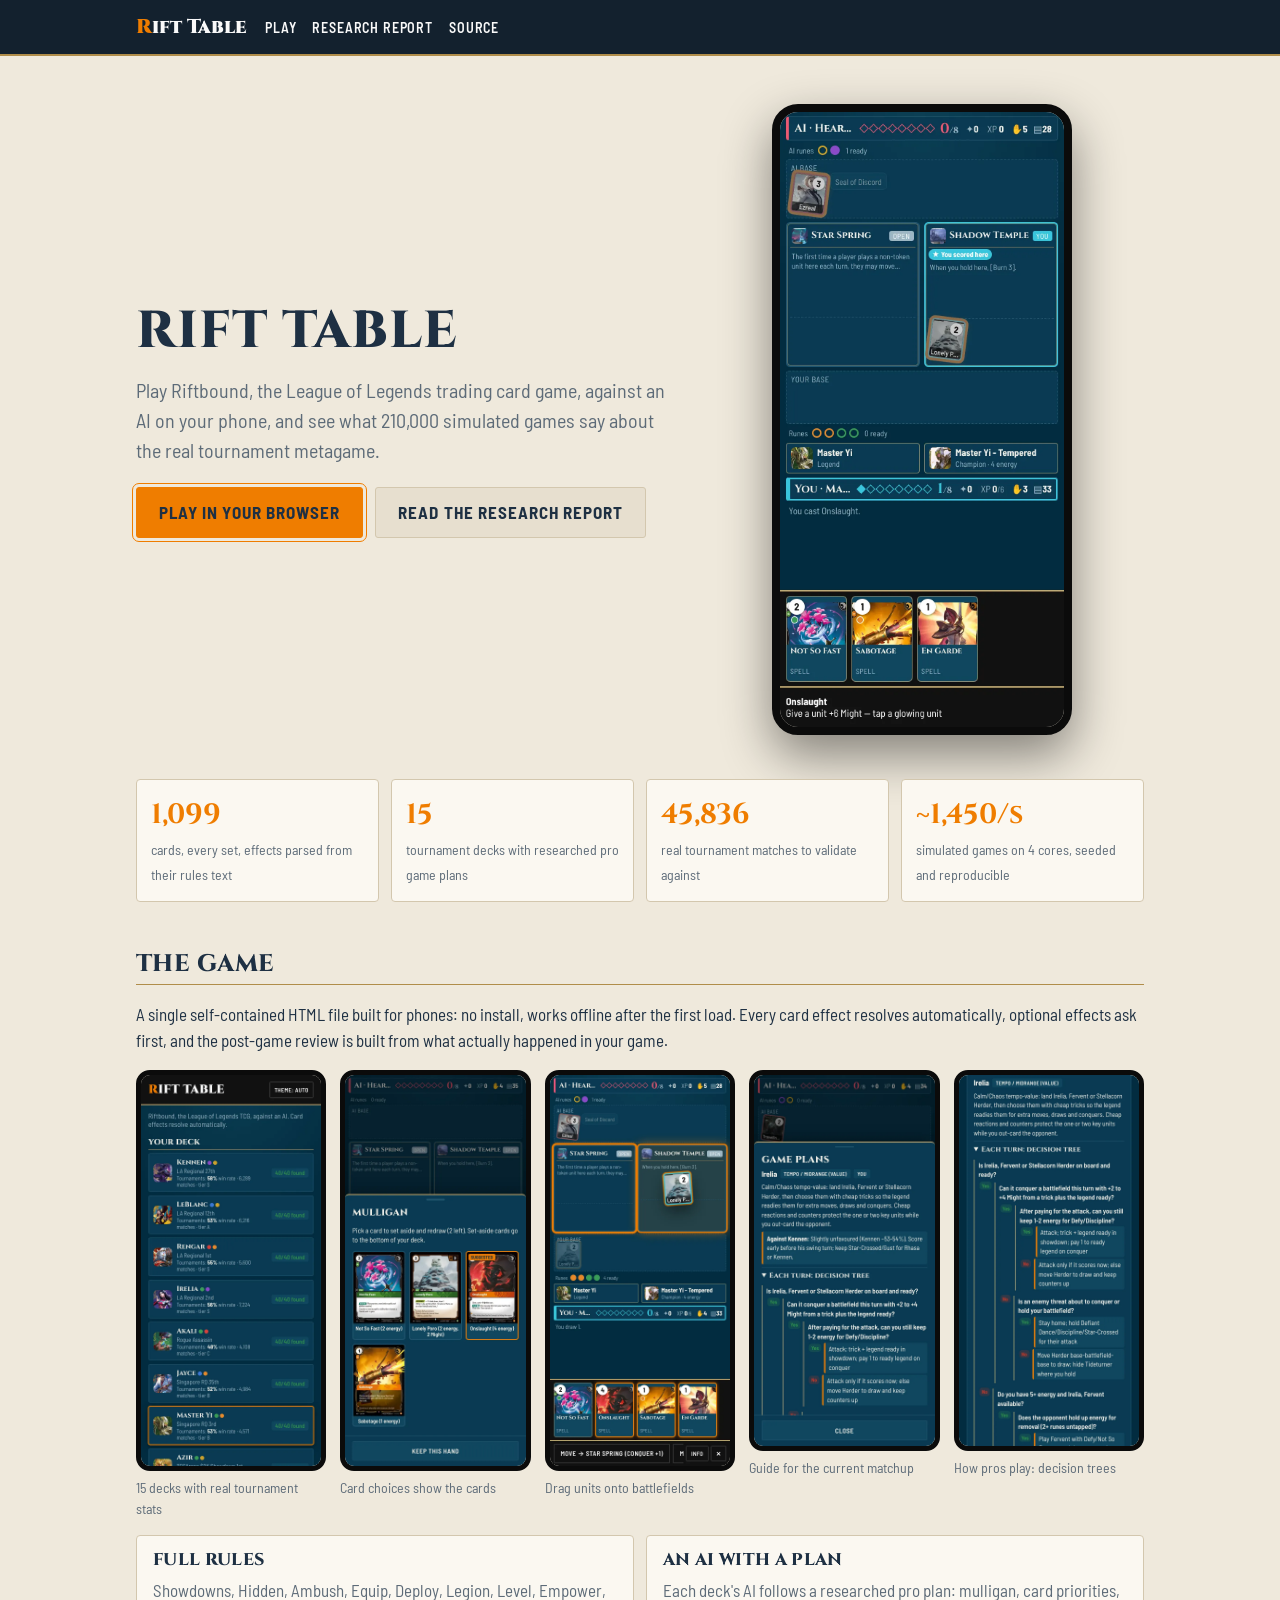
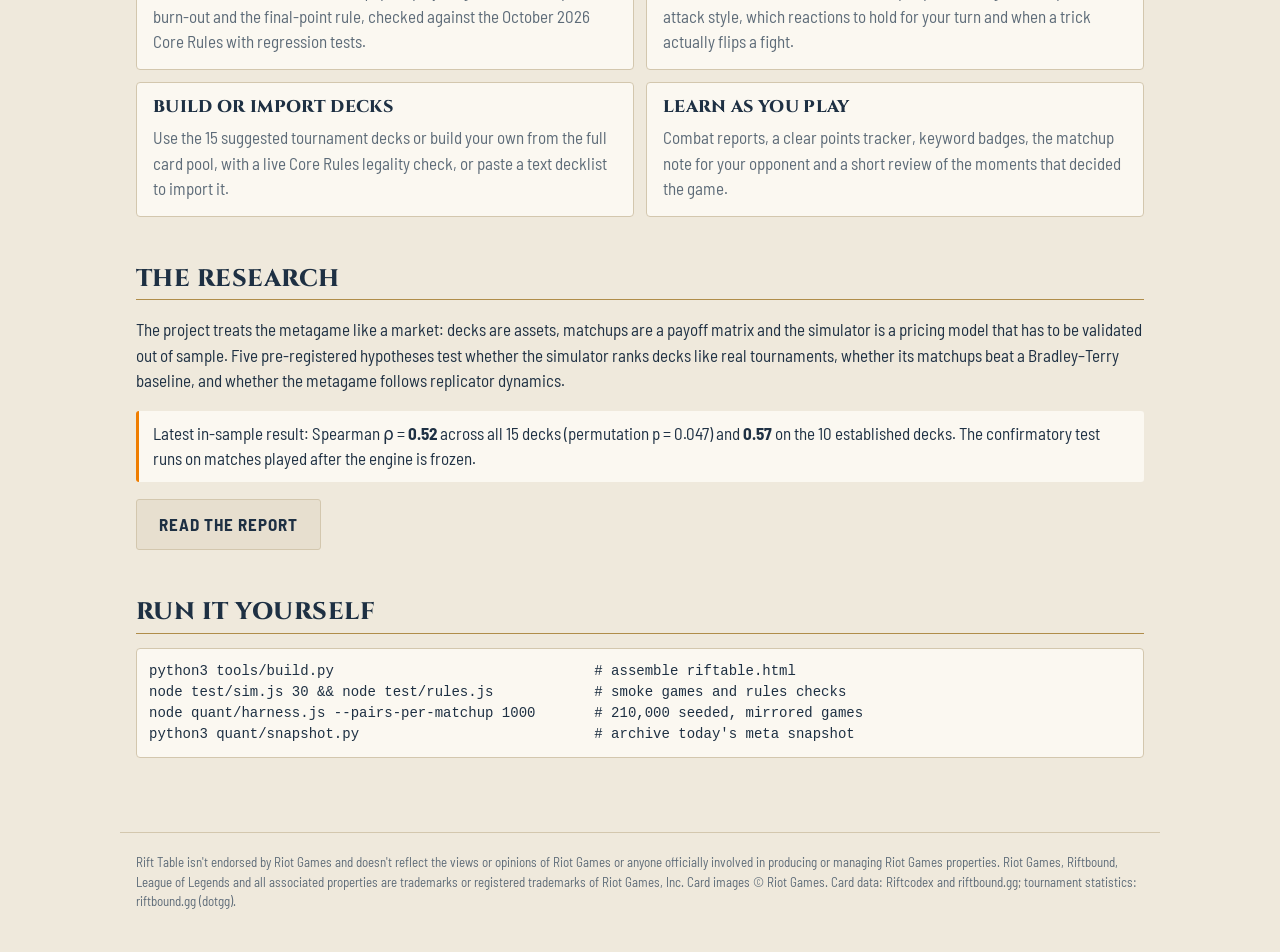
<file: docs/index.html>
<!doctype html>
<html lang="en"><head><meta charset="utf-8"><meta name="viewport" content="width=device-width, initial-scale=1">
<title>Rift Table — Riftbound simulator and AI</title><meta name="description" content="A mobile Riftbound card game against an AI, and a Monte Carlo study of the competitive metagame."><link rel="preconnect" href="https://fonts.googleapis.com"><link rel="preconnect" href="https://fonts.gstatic.com" crossorigin><link href="https://fonts.googleapis.com/css2?family=Barlow+Semi+Condensed:wght@400;500;600;700&family=Cinzel:wght@700;800;900&display=swap" rel="stylesheet"><link rel="stylesheet" href="site.css"></head>
<body><header class="top"><div class="in"><a class="brand" href="index.html"><span>R</span>ift Table</a>
<nav><a href="play.html">Play</a><a href="report.html">Research report</a><a href="https://github.com/napi2002/riftbound-sim-naps">Source</a></nav></div></header>
<main>
<section class="hero"><div>
<h1>Rift Table</h1>
<p class="lead">Play Riftbound, the League of Legends trading card game, against an AI on your phone, and see what 210,000 simulated games say about the real tournament metagame.</p>
<div class="btns"><a class="btn primary" href="play.html">Play in your browser</a><a class="btn" href="report.html">Read the research report</a></div>
</div><img class="phone" src="img/board.webp" alt="Rift Table game board on a phone"></section>

<div class="stats">
<div class="stat"><b>1,099</b><span>cards, every set, effects parsed from their rules text</span></div>
<div class="stat"><b>15</b><span>tournament decks with researched pro game plans</span></div>
<div class="stat"><b>45,836</b><span>real tournament matches to validate against</span></div>
<div class="stat"><b>~1,450/s</b><span>simulated games on 4 cores, seeded and reproducible</span></div>
</div>

<h2>The game</h2>
<p>A single self-contained HTML file built for phones: no install, works offline after the first load. Every card effect resolves automatically, optional effects ask first, and the post-game review is built from what actually happened in your game.</p>
<div class="gallery">
<figure><img src="img/menu.webp" alt="Deck selection with real tournament win rates"><figcaption>15 decks with real tournament stats</figcaption></figure>
<figure><img src="img/mull.webp" alt="Mulligan showing the cards"><figcaption>Card choices show the cards</figcaption></figure>
<figure><img src="img/drag.webp" alt="Dragging a unit onto a battlefield"><figcaption>Drag units onto battlefields</figcaption></figure>
<figure><img src="img/guide.webp" alt="In-game guide with the matchup"><figcaption>Guide for the current matchup</figcaption></figure>
<figure><img src="img/tree.webp" alt="Decision tree for a deck"><figcaption>How pros play: decision trees</figcaption></figure>
</div>
<div class="cards">
<div class="card"><h3>Full rules</h3><p>Showdowns, Hidden, Ambush, Equip, Deploy, Legion, Level, Empower, burn-out and the final-point rule, checked against the October 2026 Core Rules with regression tests.</p></div>
<div class="card"><h3>An AI with a plan</h3><p>Each deck's AI follows a researched pro plan: mulligan, card priorities, attack style, which reactions to hold for your turn and when a trick actually flips a fight.</p></div>
<div class="card"><h3>Build or import decks</h3><p>Use the 15 suggested tournament decks or build your own from the full card pool, with a live Core Rules legality check, or paste a text decklist to import it.</p></div>
<div class="card"><h3>Learn as you play</h3><p>Combat reports, a clear points tracker, keyword badges, the matchup note for your opponent and a short review of the moments that decided the game.</p></div>
</div>

<h2>The research</h2>
<p>The project treats the metagame like a market: decks are assets, matchups are a payoff matrix and the simulator is a pricing model that has to be validated out of sample. Five pre-registered hypotheses test whether the simulator ranks decks like real tournaments, whether its matchups beat a Bradley–Terry baseline, and whether the metagame follows replicator dynamics.</p>
<div class="note">Latest in-sample result: Spearman ρ = <b>0.52</b> across all 15 decks (permutation p = 0.047) and <b>0.57</b> on the 10 established decks. The confirmatory test runs on matches played after the engine is frozen.</div>
<p><a class="btn" href="report.html">Read the report</a></p>

<h2>Run it yourself</h2>
<pre>python3 tools/build.py                               # assemble riftable.html
node test/sim.js 30 &amp;&amp; node test/rules.js            # smoke games and rules checks
node quant/harness.js --pairs-per-matchup 1000       # 210,000 seeded, mirrored games
python3 quant/snapshot.py                            # archive today's meta snapshot</pre>
</main><footer>Rift Table isn&#x27;t endorsed by Riot Games and doesn&#x27;t reflect the views or opinions of Riot Games or anyone officially involved in producing or managing Riot Games properties. Riot Games, Riftbound, League of Legends and all associated properties are trademarks or registered trademarks of Riot Games, Inc. Card images © Riot Games. Card data: Riftcodex and riftbound.gg; tournament statistics: riftbound.gg (dotgg).</footer></body></html>
</file>
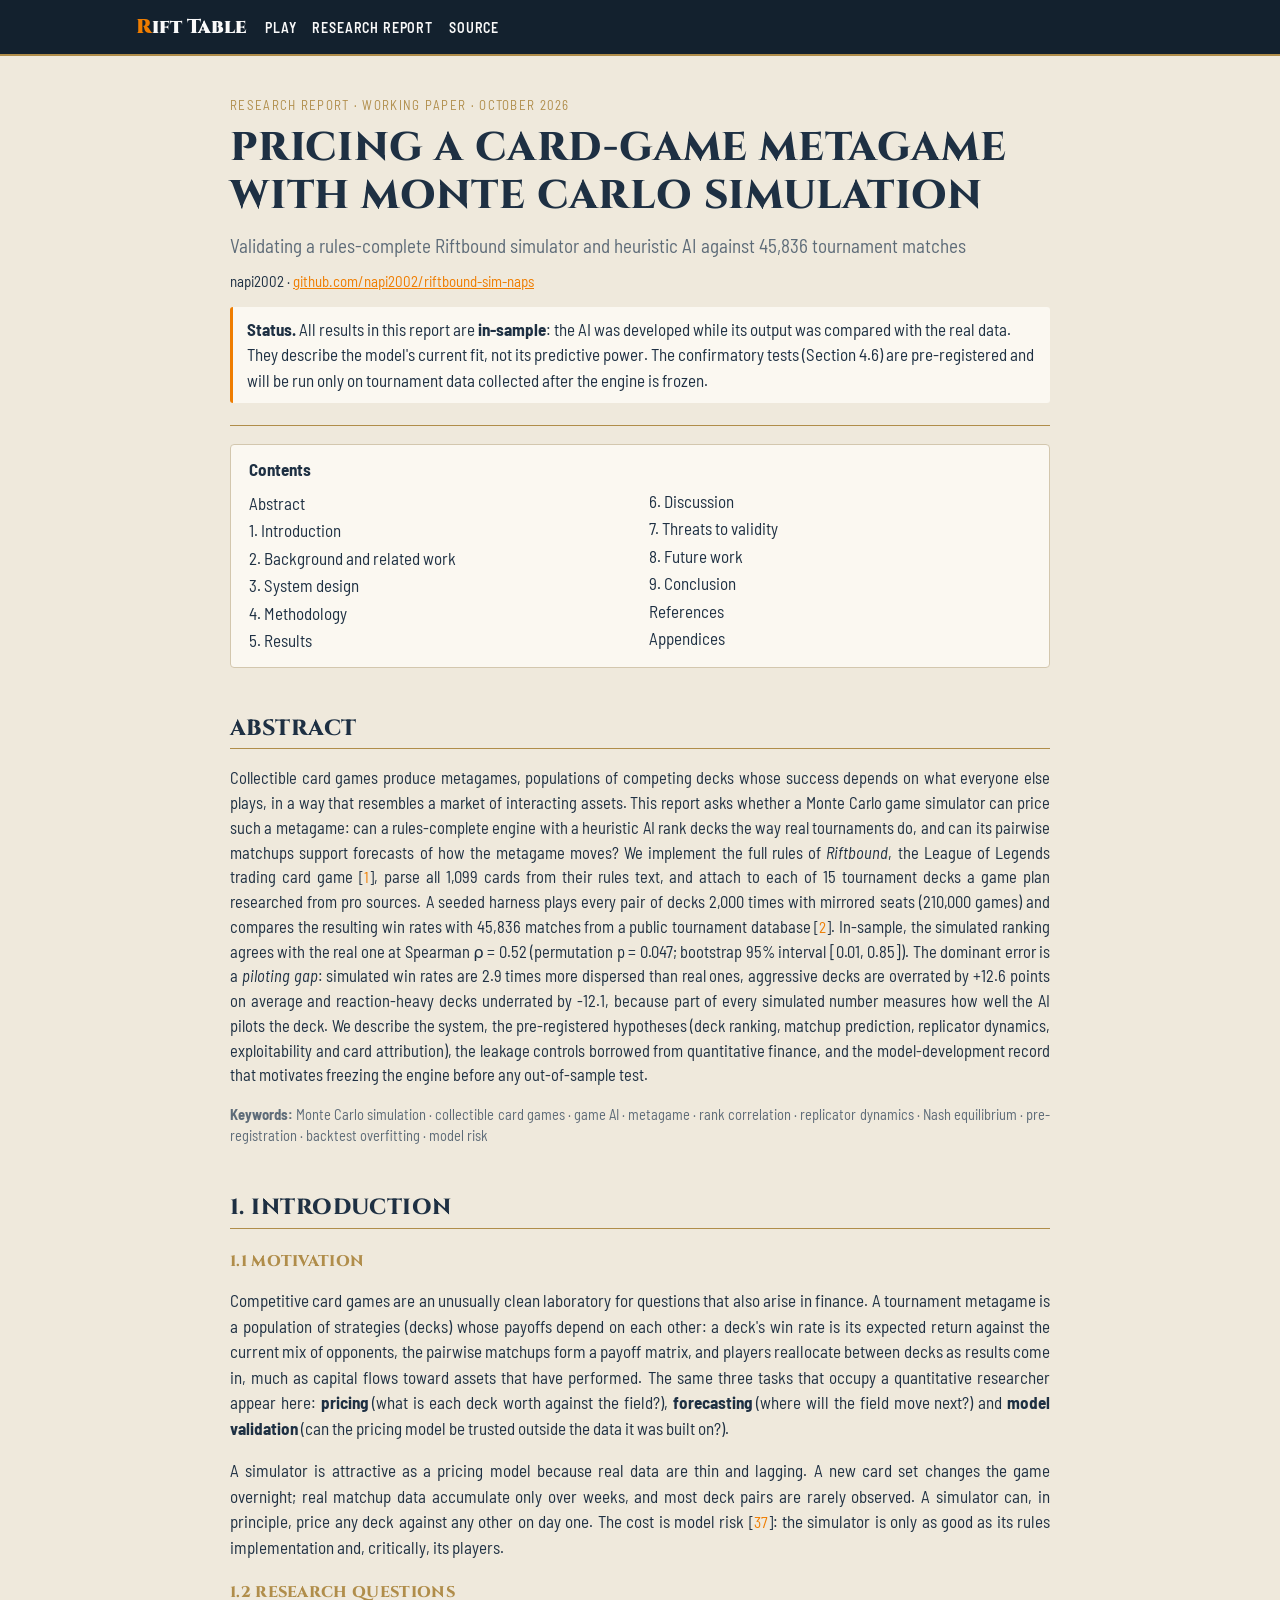
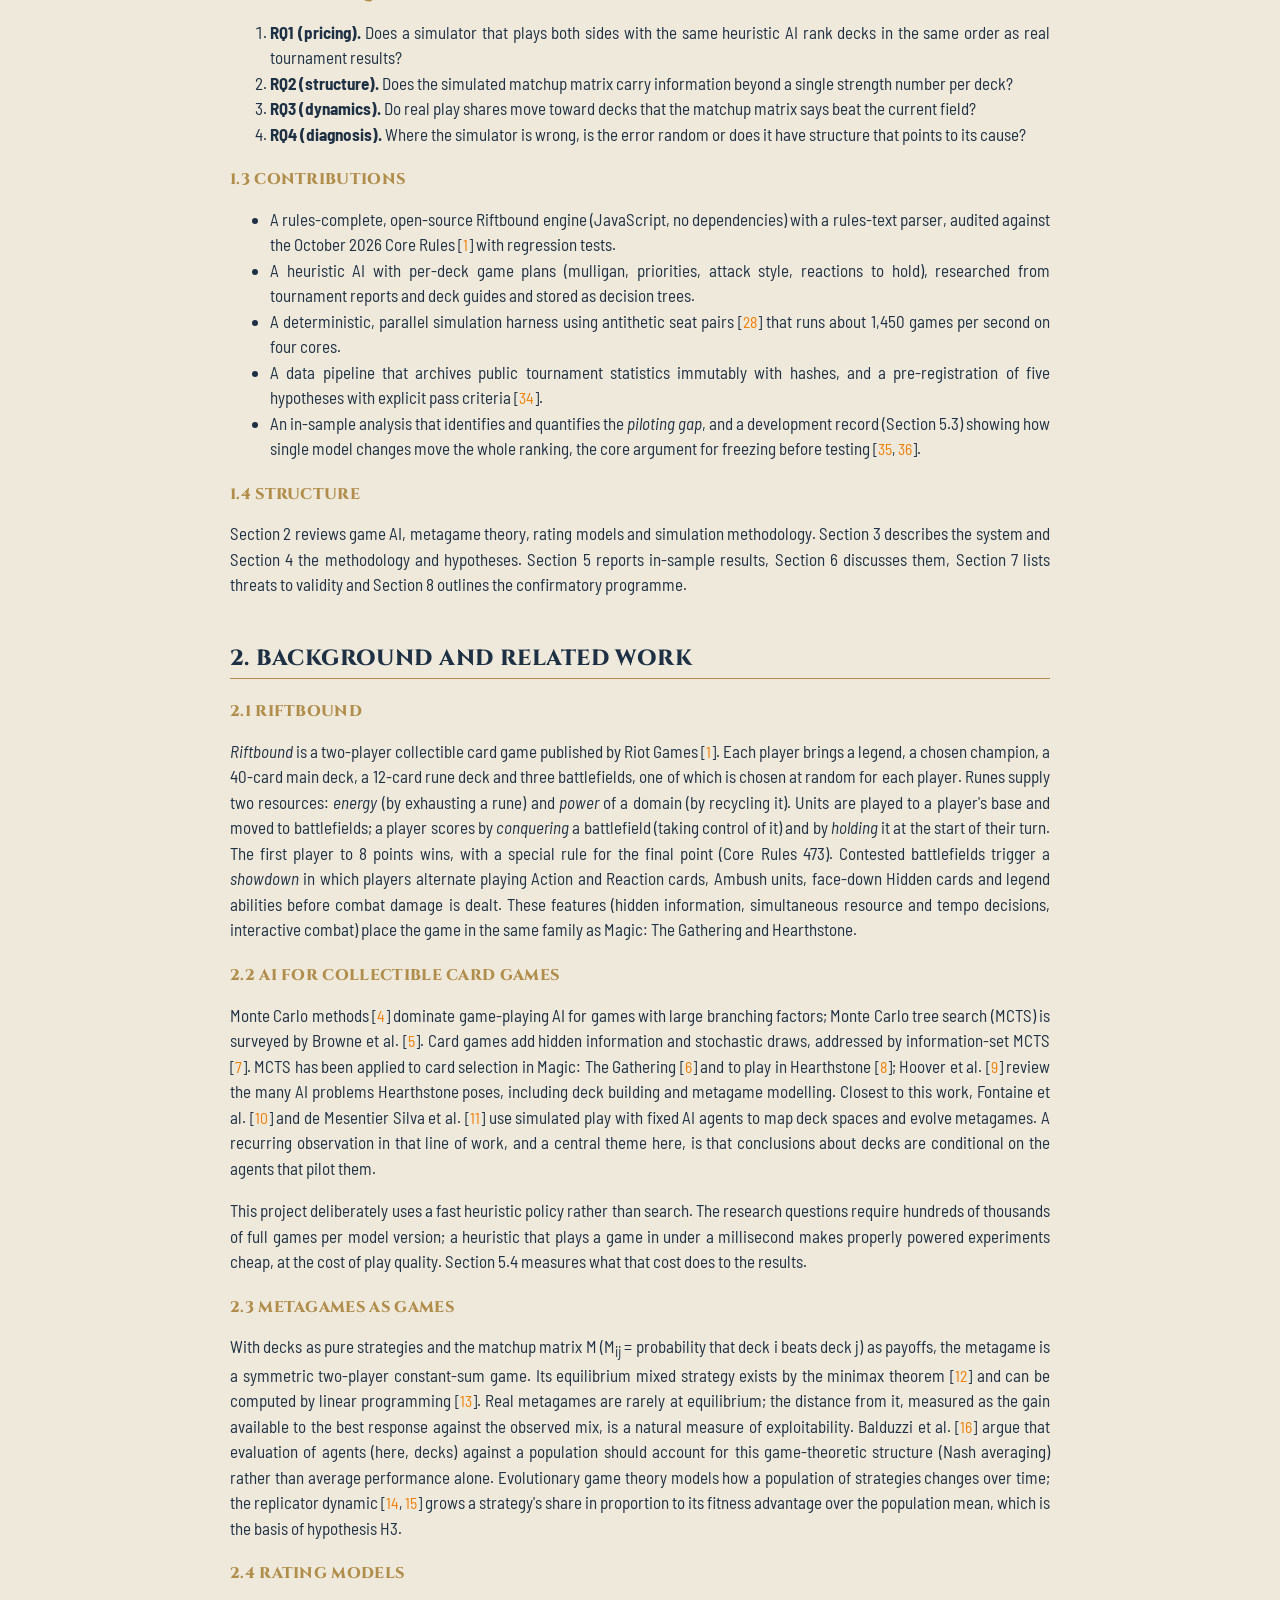
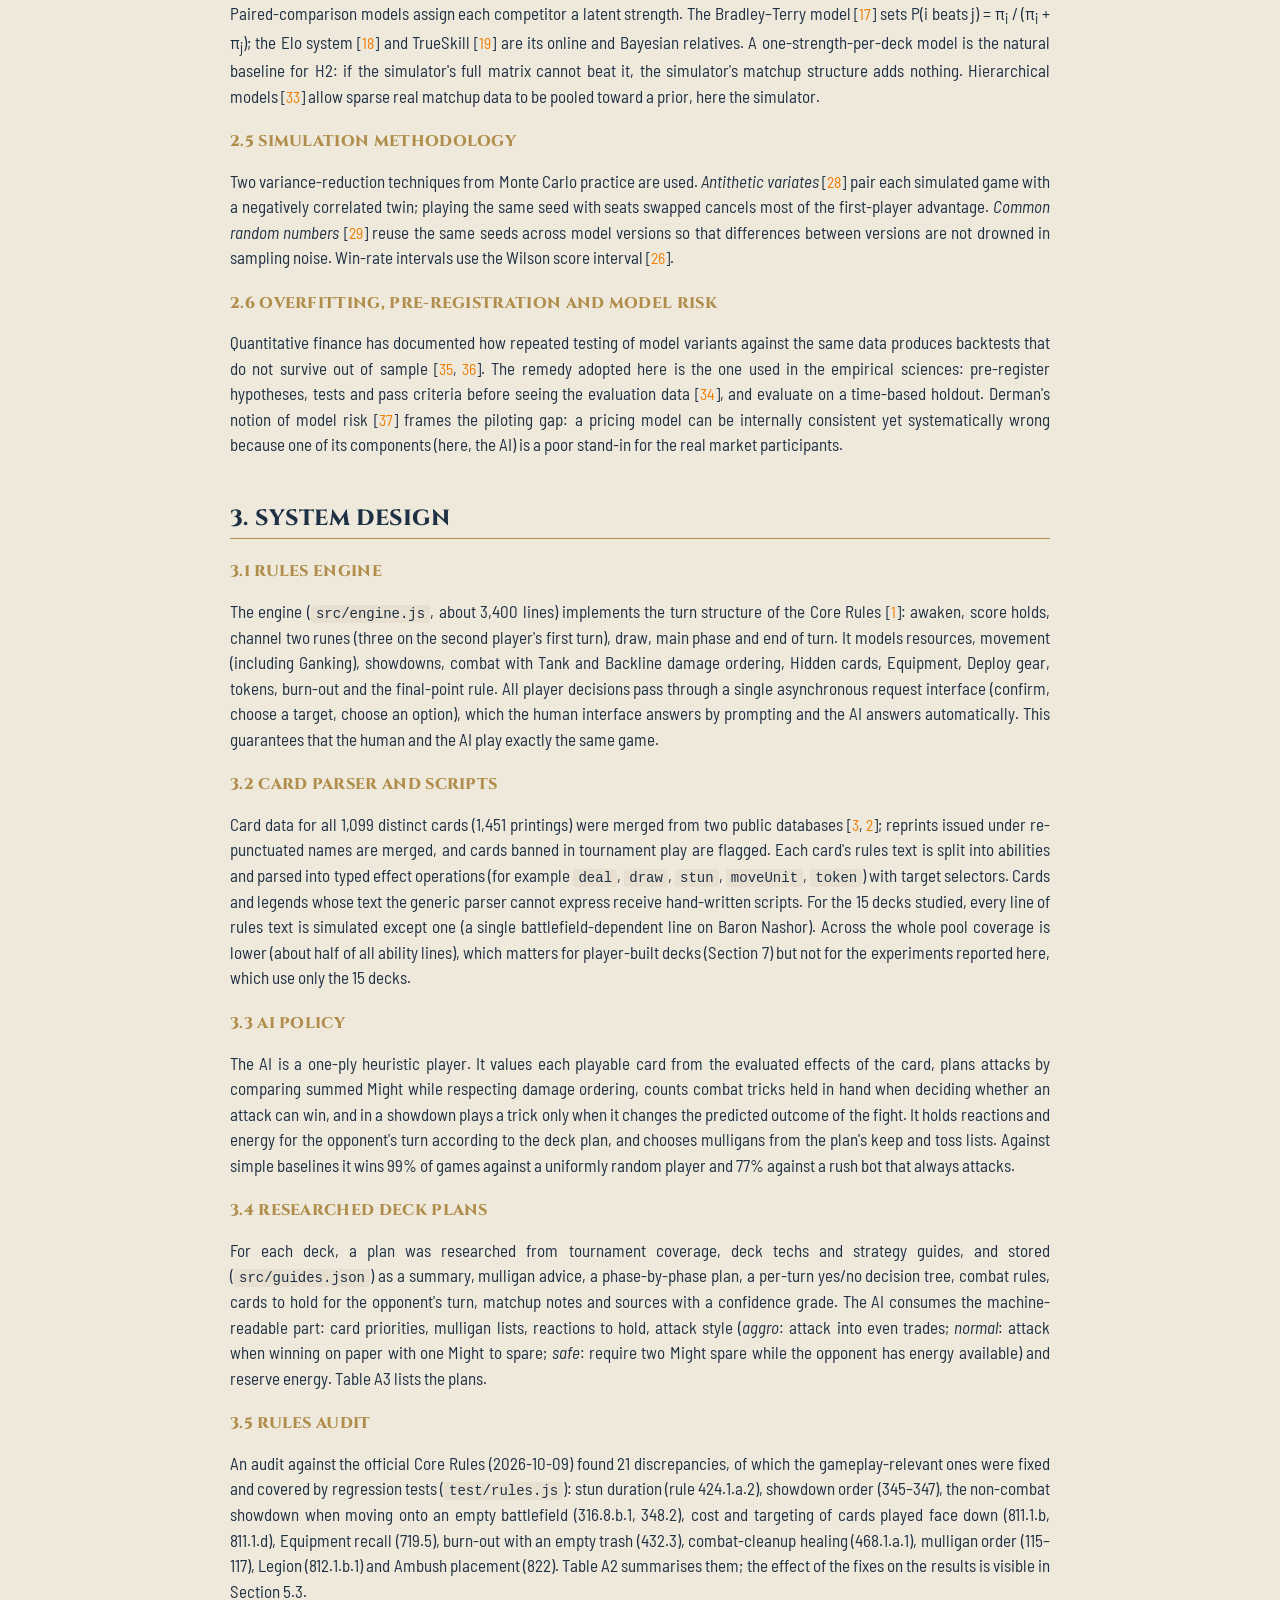
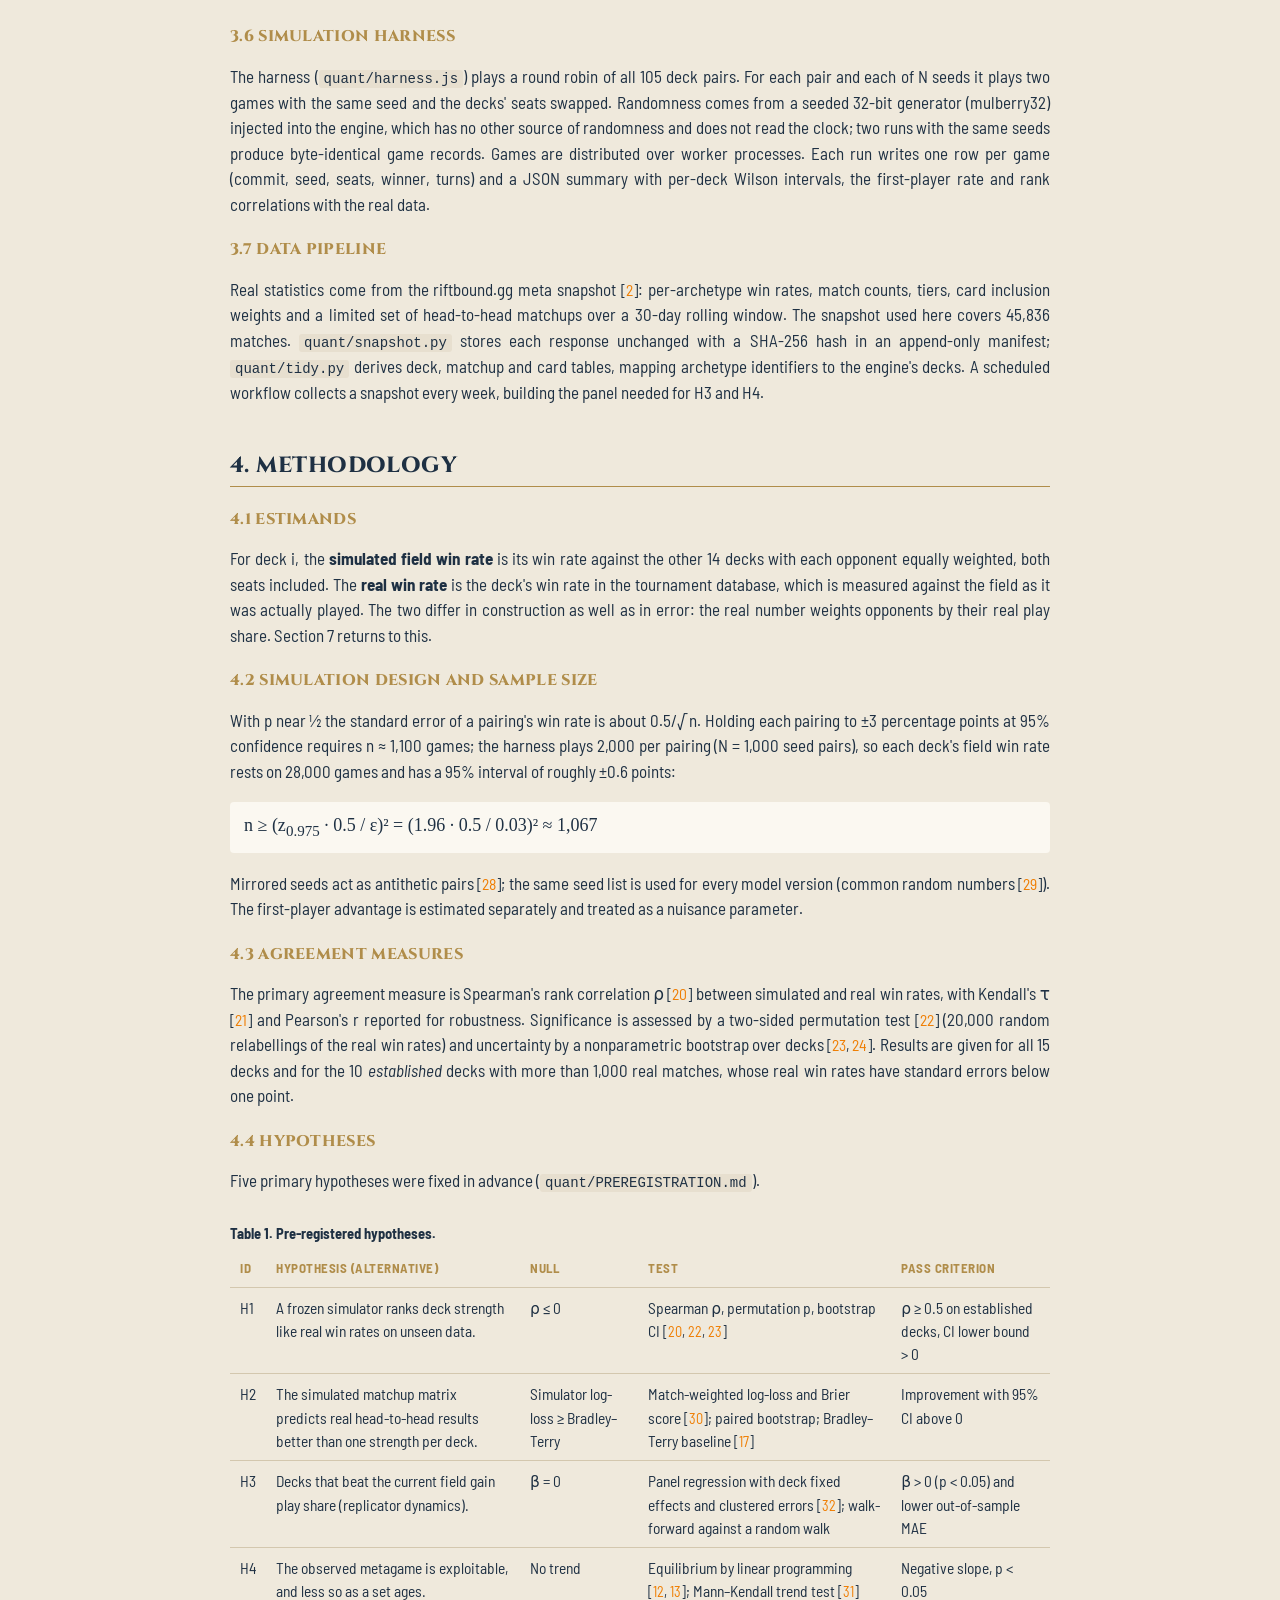
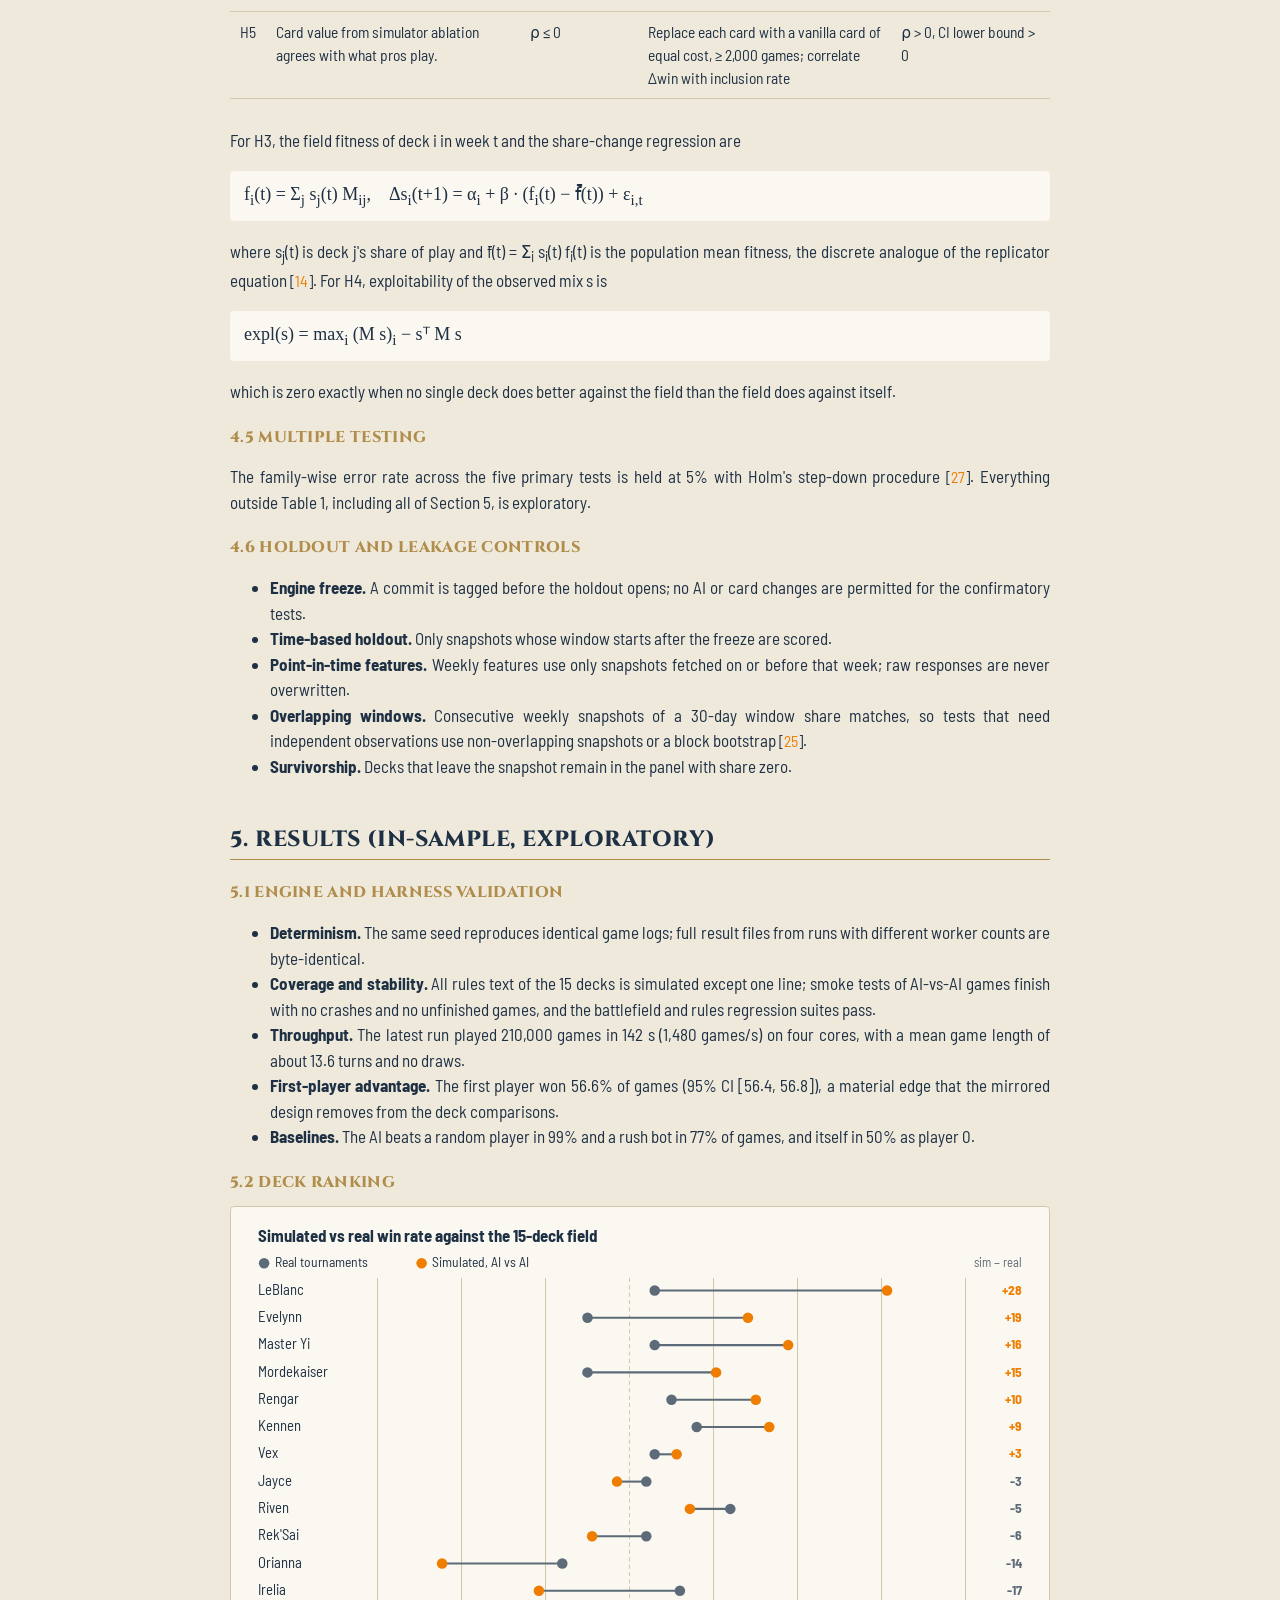
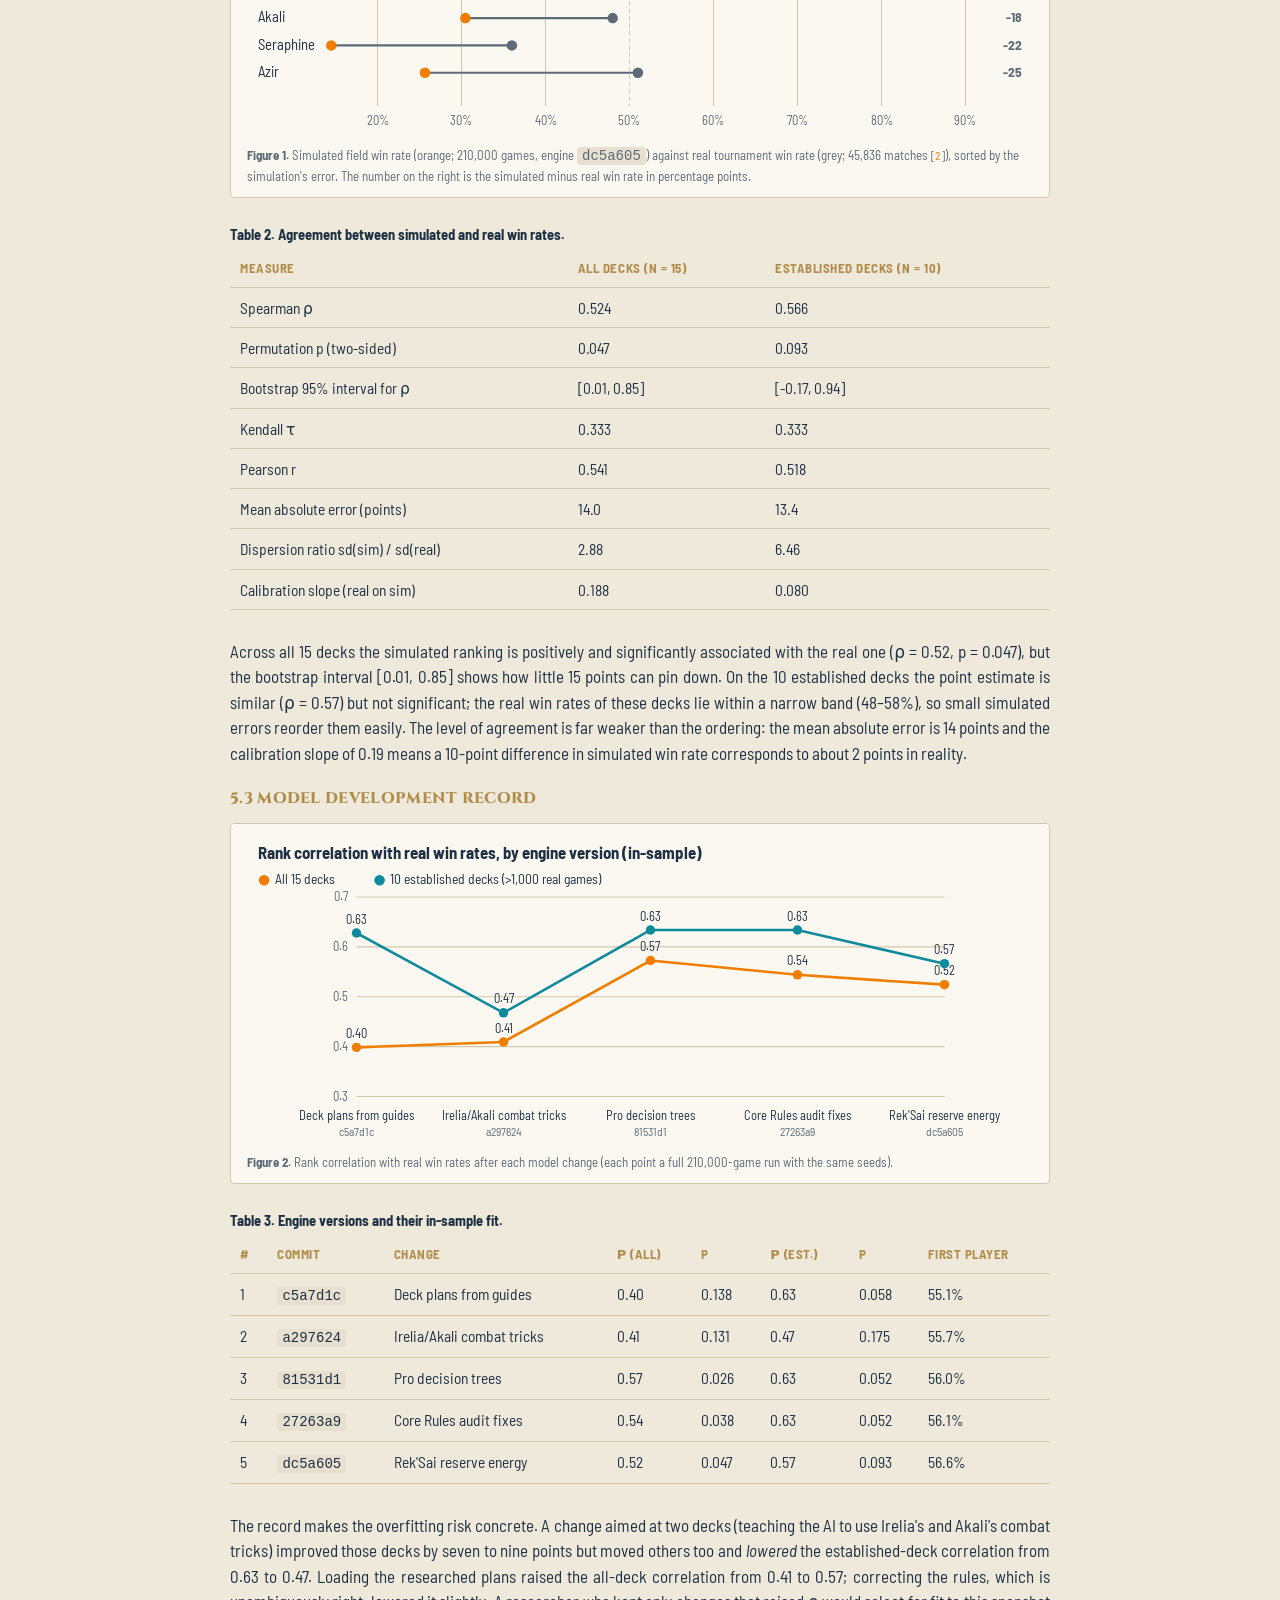
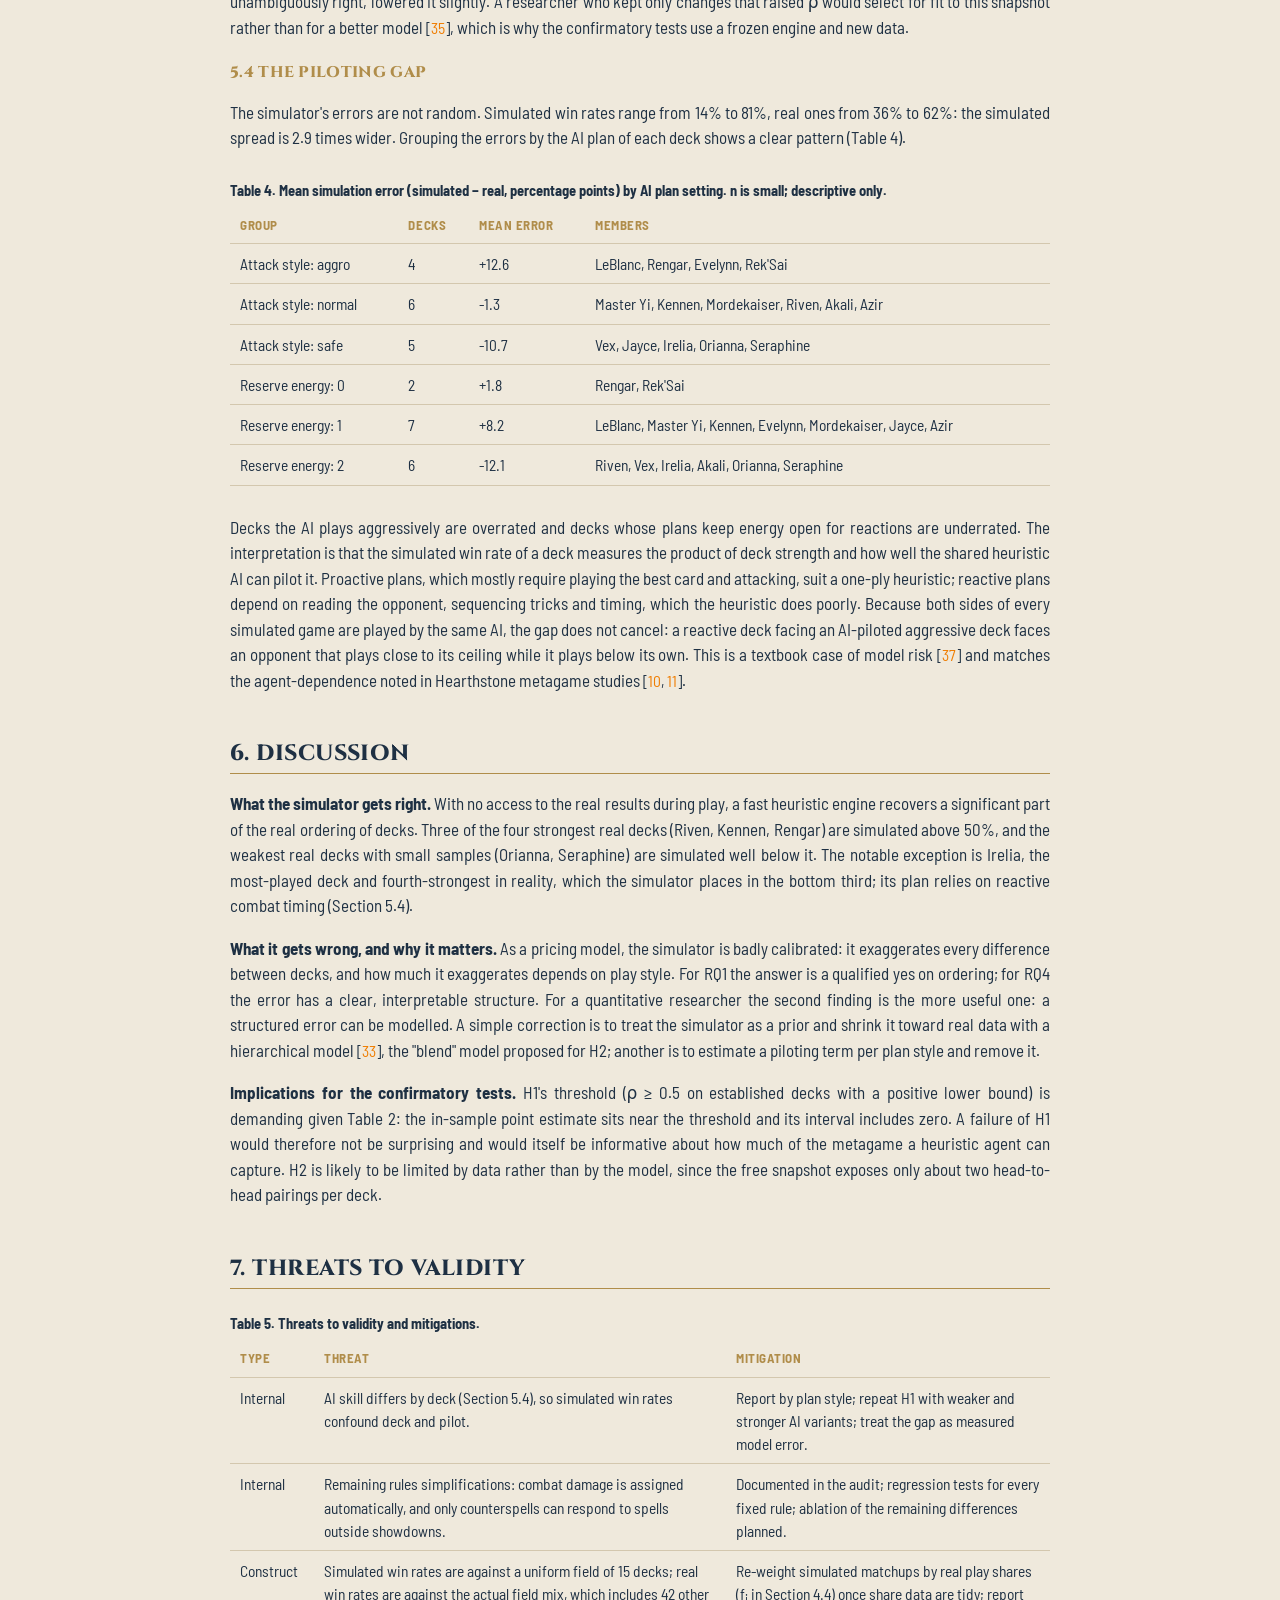
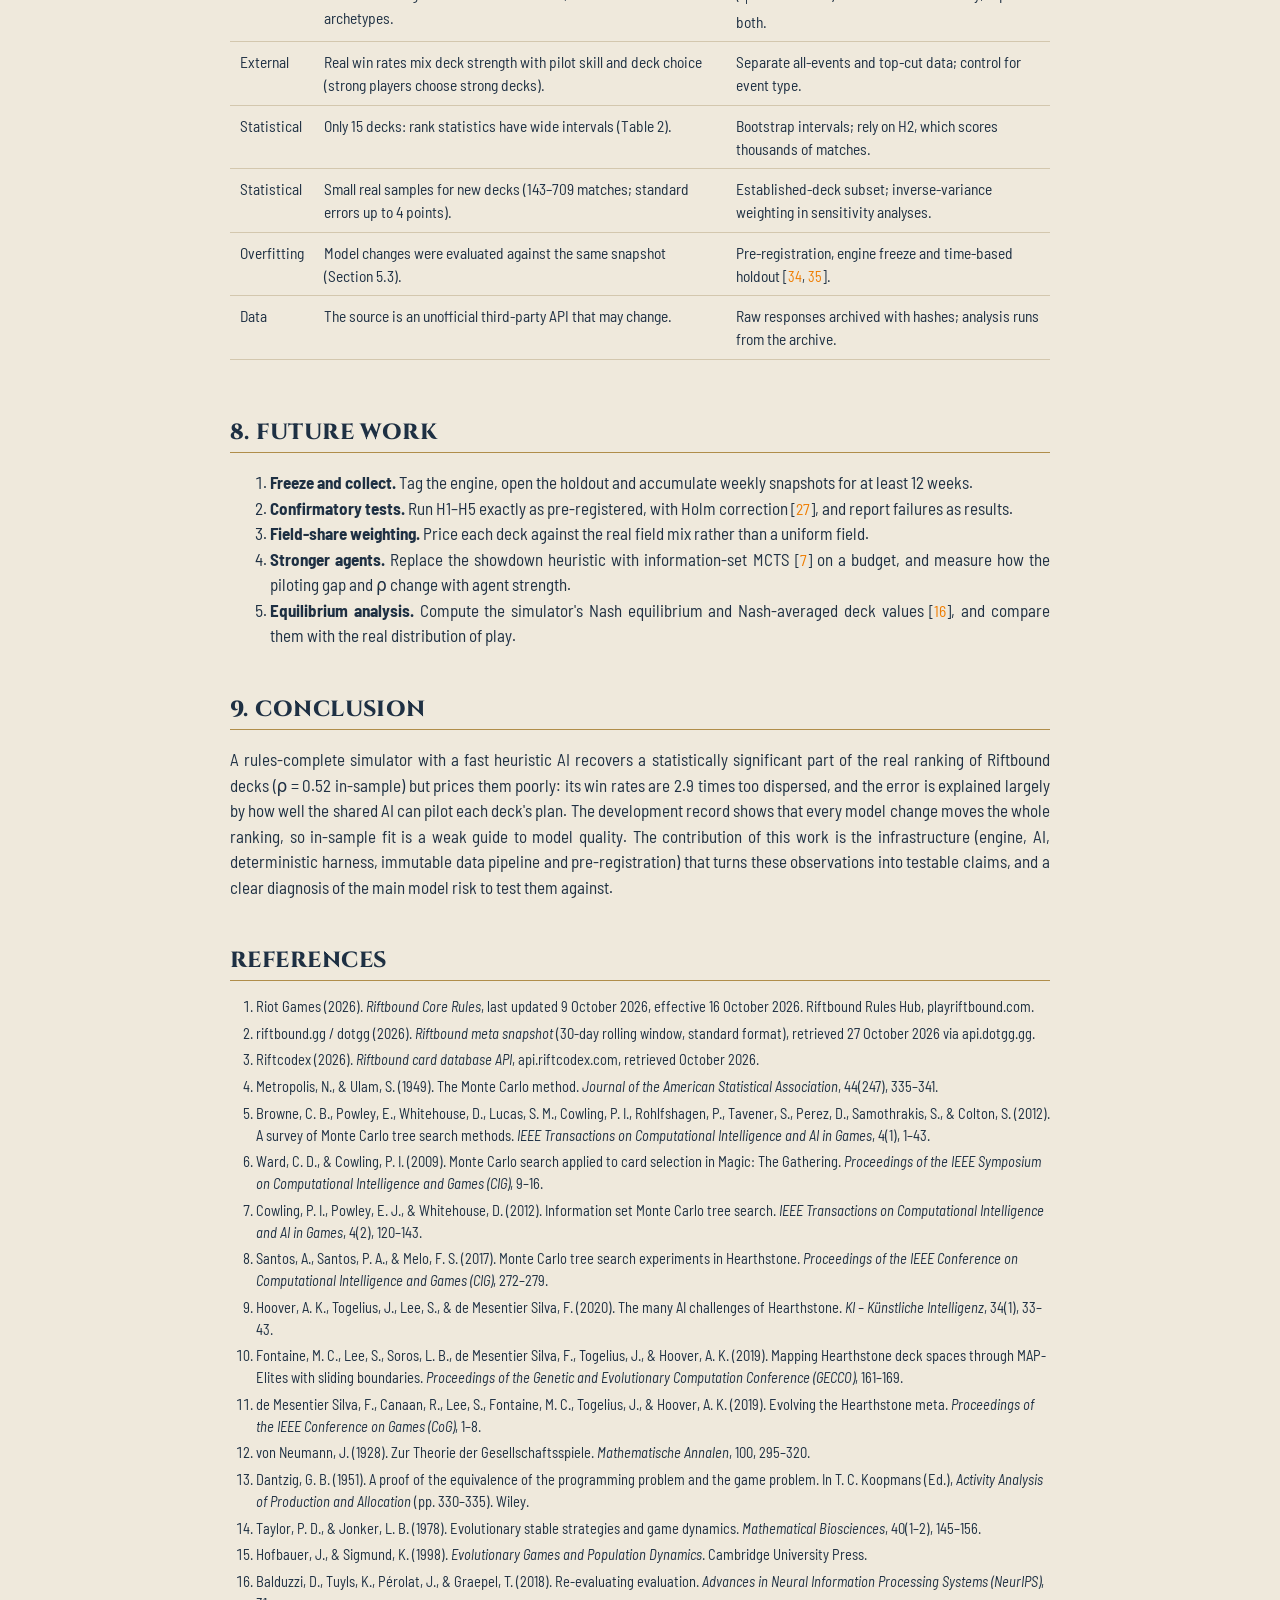
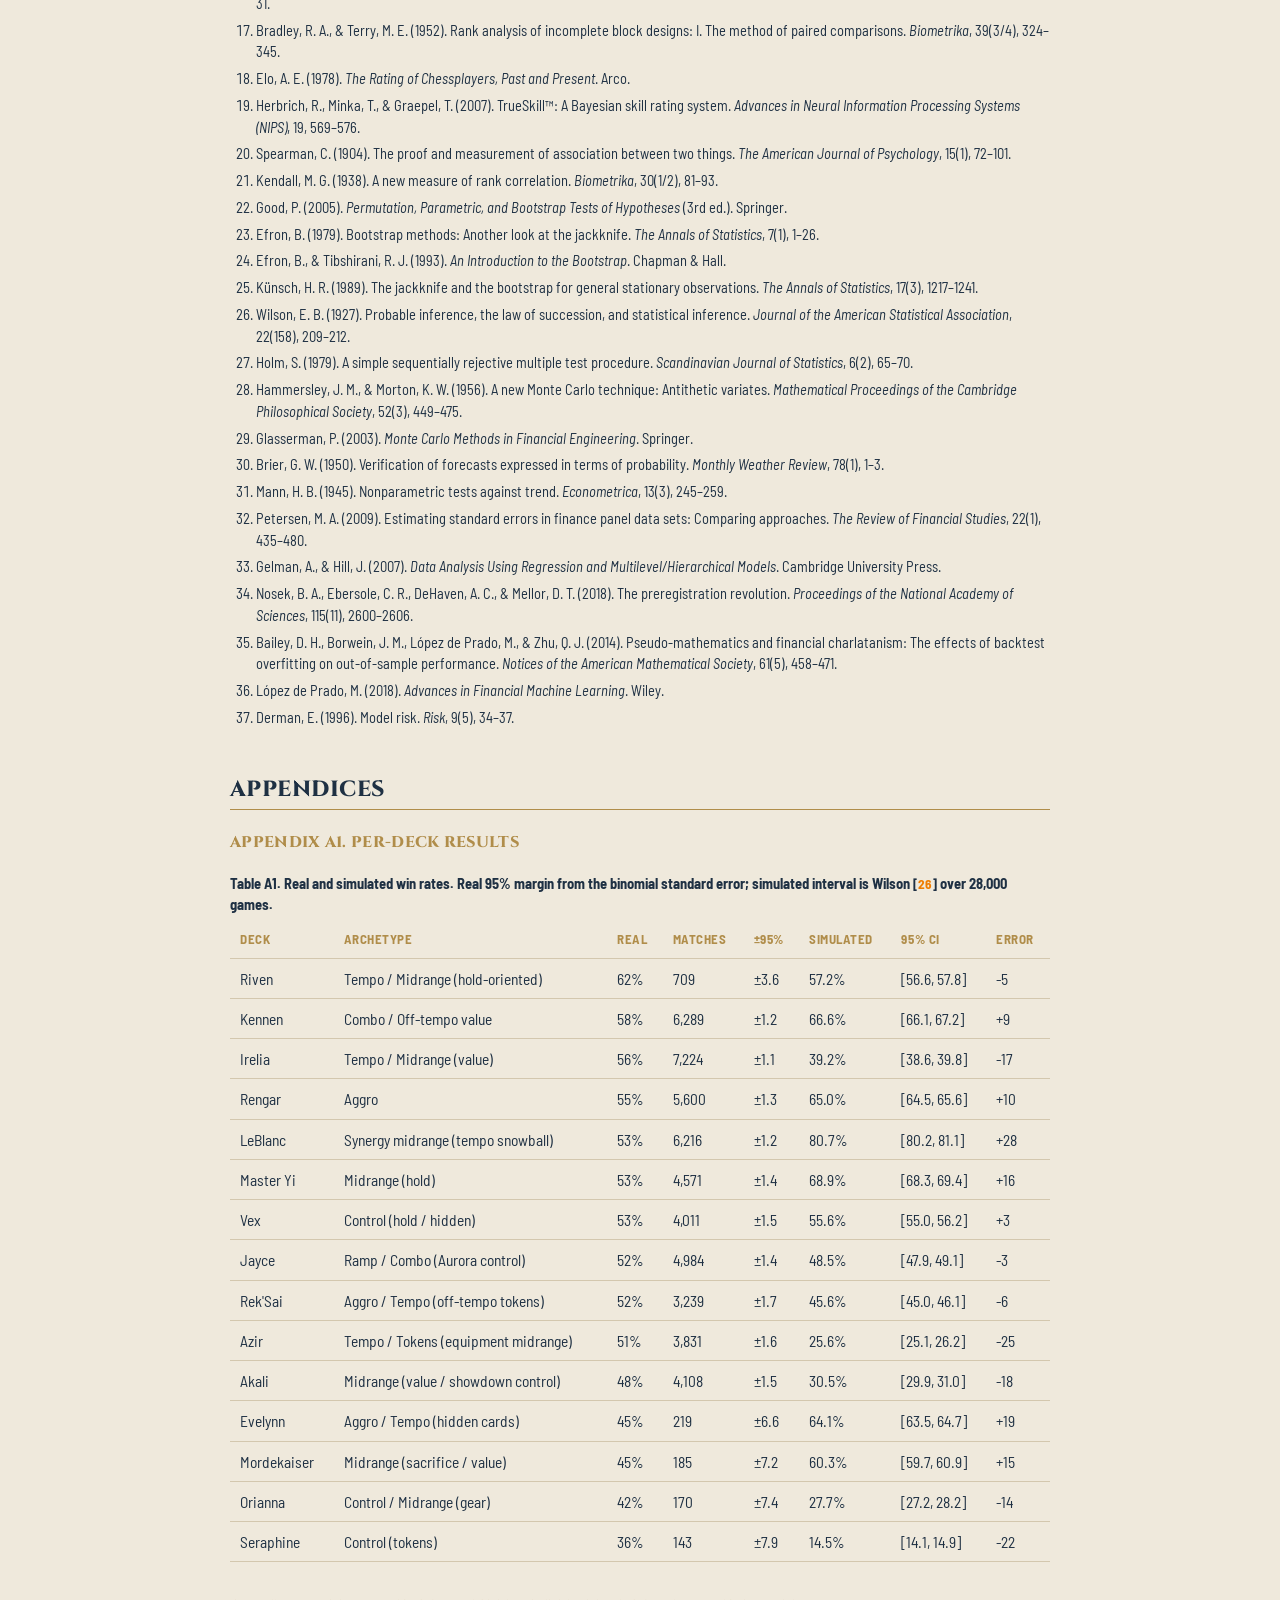
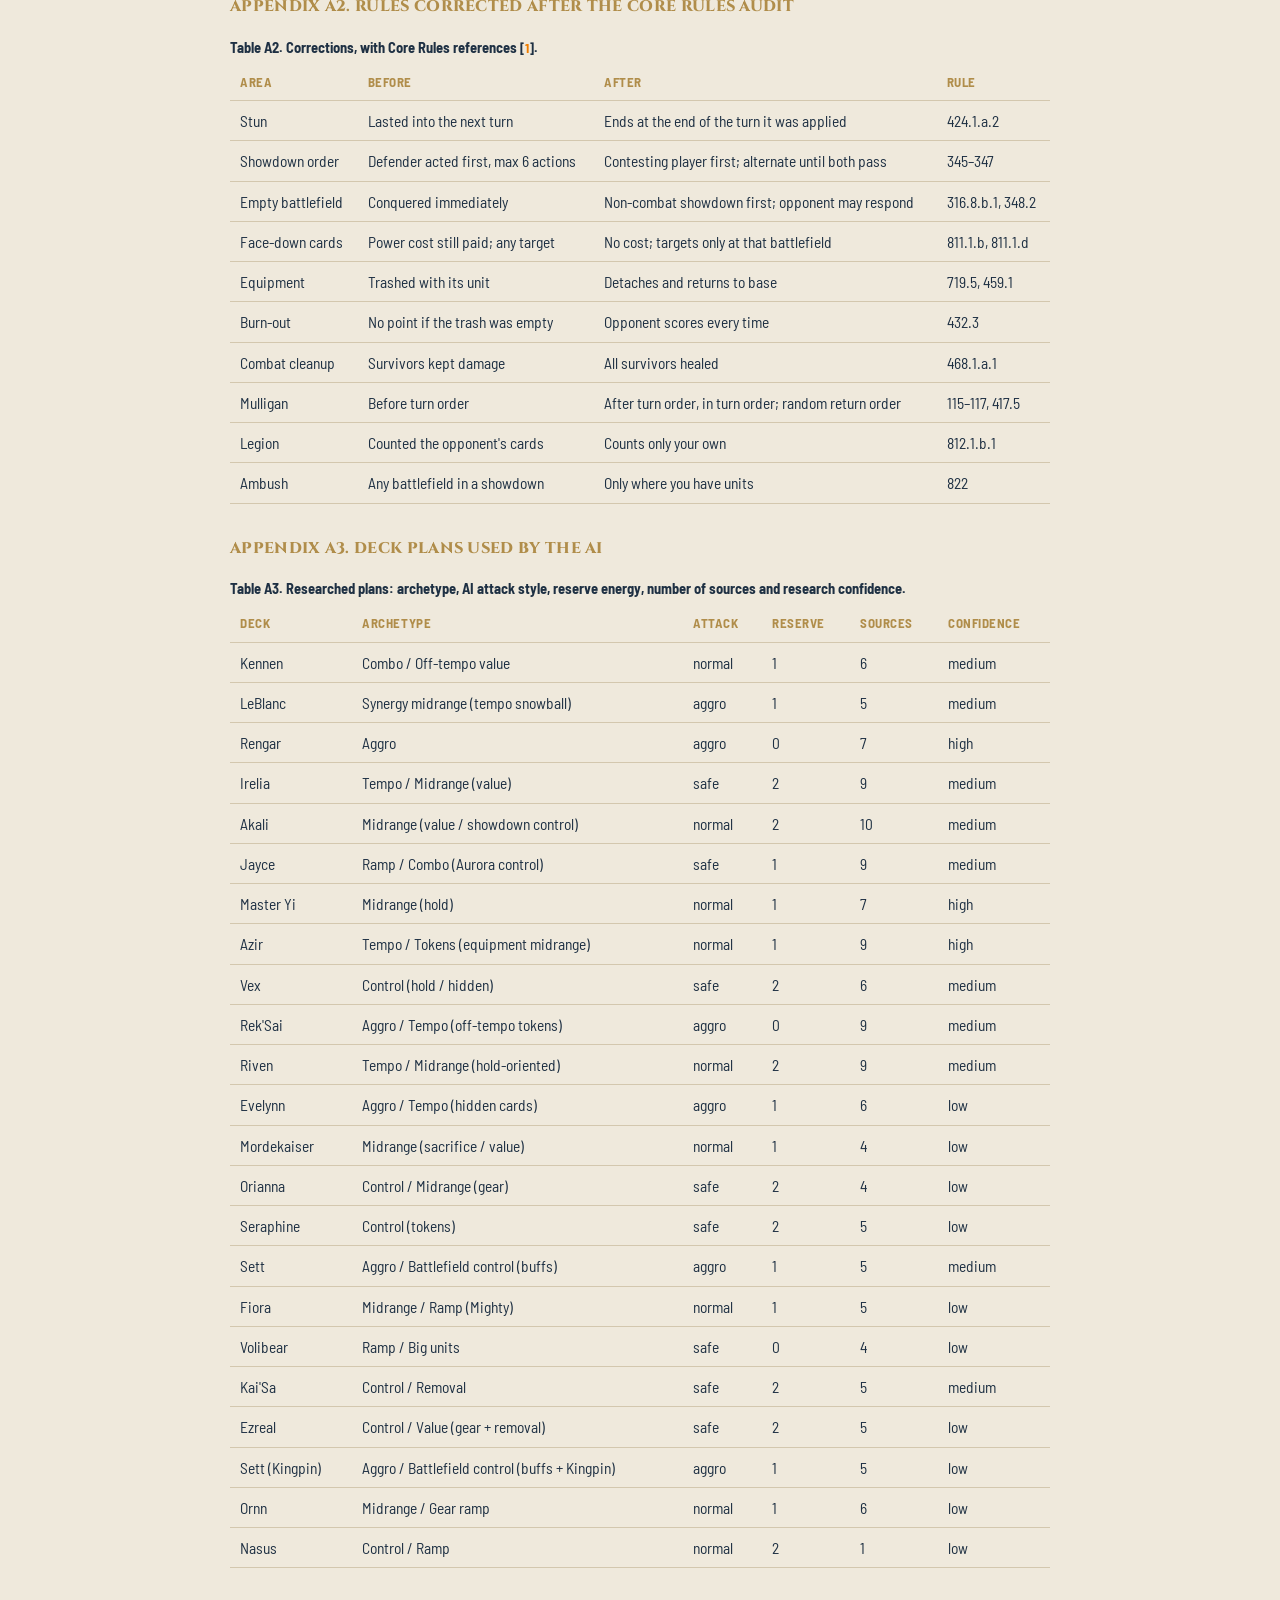
<file: docs/report.html>
<!doctype html>
<html lang="en"><head><meta charset="utf-8"><meta name="viewport" content="width=device-width, initial-scale=1">
<title>Pricing a card-game metagame with Monte Carlo simulation</title><meta name="description" content="Research report: validating a Riftbound game simulator against 45,836 tournament matches."><link rel="preconnect" href="https://fonts.googleapis.com"><link rel="preconnect" href="https://fonts.gstatic.com" crossorigin><link href="https://fonts.googleapis.com/css2?family=Barlow+Semi+Condensed:wght@400;500;600;700&family=Cinzel:wght@700;800;900&display=swap" rel="stylesheet"><link rel="stylesheet" href="site.css"></head>
<body><header class="top"><div class="in"><a class="brand" href="index.html"><span>R</span>ift Table</a>
<nav><a href="play.html">Play</a><a href="report.html">Research report</a><a href="https://github.com/napi2002/riftbound-sim-naps">Source</a></nav></div></header>
<main>
<article class="thesis">
<header class="titlepage">
<p class="kicker">Research report · working paper · October 2026</p>
<h1>Pricing a Card-Game Metagame with Monte Carlo Simulation</h1>
<p class="subtitle">Validating a rules-complete Riftbound simulator and heuristic AI against 45,836 tournament matches</p>
<p class="author">napi2002 · <a href="https://github.com/napi2002/riftbound-sim-naps">github.com/napi2002/riftbound-sim-naps</a></p>
<div class="note"><b>Status.</b> All results in this report are <b>in-sample</b>: the AI was developed while its output was compared with the real data. They describe the model's current fit, not its predictive power. The confirmatory tests (Section 4.6) are pre-registered and will be run only on tournament data collected after the engine is frozen.</div>
</header>
<nav class="toc"><b>Contents</b><ul><li><a href="#abstract">Abstract</a></li><li><a href="#intro">1. Introduction</a></li><li><a href="#background">2. Background and related work</a></li><li><a href="#system">3. System design</a></li><li><a href="#method">4. Methodology</a></li><li><a href="#results">5. Results</a></li><li><a href="#discussion">6. Discussion</a></li><li><a href="#validity">7. Threats to validity</a></li><li><a href="#future">8. Future work</a></li><li><a href="#conclusion">9. Conclusion</a></li><li><a href="#references">References</a></li><li><a href="#appendix">Appendices</a></li></ul></nav>

<section id="abstract"><h2>Abstract</h2>
<p class="abstract">Collectible card games produce metagames, populations of competing decks whose success depends on what everyone else plays, in a way that resembles a market of interacting assets. This report asks whether a Monte Carlo game simulator can price such a metagame: can a rules-complete engine with a heuristic AI rank decks the way real tournaments do, and can its pairwise matchups support forecasts of how the metagame moves? We implement the full rules of <i>Riftbound</i>, the League of Legends trading card game <span class="cite">[<a href="#ref-riot">1</a>]</span>, parse all 1,099 cards from their rules text, and attach to each of 15 tournament decks a game plan researched from pro sources. A seeded harness plays every pair of decks 2,000 times with mirrored seats (210,000 games) and compares the resulting win rates with 45,836 matches from a public tournament database <span class="cite">[<a href="#ref-dotgg">2</a>]</span>. In-sample, the simulated ranking agrees with the real one at Spearman ρ = 0.52 (permutation p = 0.047; bootstrap 95% interval [0.01, 0.85]). The dominant error is a <i>piloting gap</i>: simulated win rates are 2.9 times more dispersed than real ones, aggressive decks are overrated by +12.6 points on average and reaction-heavy decks underrated by -12.1, because part of every simulated number measures how well the AI pilots the deck. We describe the system, the pre-registered hypotheses (deck ranking, matchup prediction, replicator dynamics, exploitability and card attribution), the leakage controls borrowed from quantitative finance, and the model-development record that motivates freezing the engine before any out-of-sample test.</p>
<p class="keywords"><b>Keywords:</b> Monte Carlo simulation · collectible card games · game AI · metagame · rank correlation · replicator dynamics · Nash equilibrium · pre-registration · backtest overfitting · model risk</p>
</section>

<section id="intro"><h2>1. Introduction</h2>
<h3>1.1 Motivation</h3>
<p>Competitive card games are an unusually clean laboratory for questions that also arise in finance. A tournament metagame is a population of strategies (decks) whose payoffs depend on each other: a deck's win rate is its expected return against the current mix of opponents, the pairwise matchups form a payoff matrix, and players reallocate between decks as results come in, much as capital flows toward assets that have performed. The same three tasks that occupy a quantitative researcher appear here: <b>pricing</b> (what is each deck worth against the field?), <b>forecasting</b> (where will the field move next?) and <b>model validation</b> (can the pricing model be trusted outside the data it was built on?).</p>
<p>A simulator is attractive as a pricing model because real data are thin and lagging. A new card set changes the game overnight; real matchup data accumulate only over weeks, and most deck pairs are rarely observed. A simulator can, in principle, price any deck against any other on day one. The cost is model risk <span class="cite">[<a href="#ref-derman">37</a>]</span>: the simulator is only as good as its rules implementation and, critically, its players.</p>
<h3>1.2 Research questions</h3>
<ol>
<li><b>RQ1 (pricing).</b> Does a simulator that plays both sides with the same heuristic AI rank decks in the same order as real tournament results?</li>
<li><b>RQ2 (structure).</b> Does the simulated matchup matrix carry information beyond a single strength number per deck?</li>
<li><b>RQ3 (dynamics).</b> Do real play shares move toward decks that the matchup matrix says beat the current field?</li>
<li><b>RQ4 (diagnosis).</b> Where the simulator is wrong, is the error random or does it have structure that points to its cause?</li>
</ol>
<h3>1.3 Contributions</h3>
<ul>
<li>A rules-complete, open-source Riftbound engine (JavaScript, no dependencies) with a rules-text parser, audited against the October 2026 Core Rules <span class="cite">[<a href="#ref-riot">1</a>]</span> with regression tests.</li>
<li>A heuristic AI with per-deck game plans (mulligan, priorities, attack style, reactions to hold), researched from tournament reports and deck guides and stored as decision trees.</li>
<li>A deterministic, parallel simulation harness using antithetic seat pairs <span class="cite">[<a href="#ref-hammersley">28</a>]</span> that runs about 1,450 games per second on four cores.</li>
<li>A data pipeline that archives public tournament statistics immutably with hashes, and a pre-registration of five hypotheses with explicit pass criteria <span class="cite">[<a href="#ref-nosek">34</a>]</span>.</li>
<li>An in-sample analysis that identifies and quantifies the <i>piloting gap</i>, and a development record (Section 5.3) showing how single model changes move the whole ranking, the core argument for freezing before testing <span class="cite">[<a href="#ref-bailey">35</a>, <a href="#ref-lopez">36</a>]</span>.</li>
</ul>
<h3>1.4 Structure</h3>
<p>Section 2 reviews game AI, metagame theory, rating models and simulation methodology. Section 3 describes the system and Section 4 the methodology and hypotheses. Section 5 reports in-sample results, Section 6 discusses them, Section 7 lists threats to validity and Section 8 outlines the confirmatory programme.</p>
</section>

<section id="background"><h2>2. Background and related work</h2>
<h3>2.1 Riftbound</h3>
<p><i>Riftbound</i> is a two-player collectible card game published by Riot Games <span class="cite">[<a href="#ref-riot">1</a>]</span>. Each player brings a legend, a chosen champion, a 40-card main deck, a 12-card rune deck and three battlefields, one of which is chosen at random for each player. Runes supply two resources: <i>energy</i> (by exhausting a rune) and <i>power</i> of a domain (by recycling it). Units are played to a player's base and moved to battlefields; a player scores by <i>conquering</i> a battlefield (taking control of it) and by <i>holding</i> it at the start of their turn. The first player to 8 points wins, with a special rule for the final point (Core Rules 473). Contested battlefields trigger a <i>showdown</i> in which players alternate playing Action and Reaction cards, Ambush units, face-down Hidden cards and legend abilities before combat damage is dealt. These features (hidden information, simultaneous resource and tempo decisions, interactive combat) place the game in the same family as Magic: The Gathering and Hearthstone.</p>
<h3>2.2 AI for collectible card games</h3>
<p>Monte Carlo methods <span class="cite">[<a href="#ref-metropolis">4</a>]</span> dominate game-playing AI for games with large branching factors; Monte Carlo tree search (MCTS) is surveyed by Browne et al. <span class="cite">[<a href="#ref-browne">5</a>]</span>. Card games add hidden information and stochastic draws, addressed by information-set MCTS <span class="cite">[<a href="#ref-ismcts">7</a>]</span>. MCTS has been applied to card selection in Magic: The Gathering <span class="cite">[<a href="#ref-ward">6</a>]</span> and to play in Hearthstone <span class="cite">[<a href="#ref-santos">8</a>]</span>; Hoover et al. <span class="cite">[<a href="#ref-hoover">9</a>]</span> review the many AI problems Hearthstone poses, including deck building and metagame modelling. Closest to this work, Fontaine et al. <span class="cite">[<a href="#ref-fontaine">10</a>]</span> and de Mesentier Silva et al. <span class="cite">[<a href="#ref-silva">11</a>]</span> use simulated play with fixed AI agents to map deck spaces and evolve metagames. A recurring observation in that line of work, and a central theme here, is that conclusions about decks are conditional on the agents that pilot them.</p>
<p>This project deliberately uses a fast heuristic policy rather than search. The research questions require hundreds of thousands of full games per model version; a heuristic that plays a game in under a millisecond makes properly powered experiments cheap, at the cost of play quality. Section 5.4 measures what that cost does to the results.</p>
<h3>2.3 Metagames as games</h3>
<p>With decks as pure strategies and the matchup matrix M (M<sub>ij</sub> = probability that deck i beats deck j) as payoffs, the metagame is a symmetric two-player constant-sum game. Its equilibrium mixed strategy exists by the minimax theorem <span class="cite">[<a href="#ref-neumann">12</a>]</span> and can be computed by linear programming <span class="cite">[<a href="#ref-dantzig">13</a>]</span>. Real metagames are rarely at equilibrium; the distance from it, measured as the gain available to the best response against the observed mix, is a natural measure of exploitability. Balduzzi et al. <span class="cite">[<a href="#ref-balduzzi">16</a>]</span> argue that evaluation of agents (here, decks) against a population should account for this game-theoretic structure (Nash averaging) rather than average performance alone. Evolutionary game theory models how a population of strategies changes over time; the replicator dynamic <span class="cite">[<a href="#ref-taylor">14</a>, <a href="#ref-hofbauer">15</a>]</span> grows a strategy's share in proportion to its fitness advantage over the population mean, which is the basis of hypothesis H3.</p>
<h3>2.4 Rating models</h3>
<p>Paired-comparison models assign each competitor a latent strength. The Bradley–Terry model <span class="cite">[<a href="#ref-bt">17</a>]</span> sets P(i beats j) = π<sub>i</sub> / (π<sub>i</sub> + π<sub>j</sub>); the Elo system <span class="cite">[<a href="#ref-elo">18</a>]</span> and TrueSkill <span class="cite">[<a href="#ref-trueskill">19</a>]</span> are its online and Bayesian relatives. A one-strength-per-deck model is the natural baseline for H2: if the simulator's full matrix cannot beat it, the simulator's matchup structure adds nothing. Hierarchical models <span class="cite">[<a href="#ref-gelman">33</a>]</span> allow sparse real matchup data to be pooled toward a prior, here the simulator.</p>
<h3>2.5 Simulation methodology</h3>
<p>Two variance-reduction techniques from Monte Carlo practice are used. <i>Antithetic variates</i> <span class="cite">[<a href="#ref-hammersley">28</a>]</span> pair each simulated game with a negatively correlated twin; playing the same seed with seats swapped cancels most of the first-player advantage. <i>Common random numbers</i> <span class="cite">[<a href="#ref-glasserman">29</a>]</span> reuse the same seeds across model versions so that differences between versions are not drowned in sampling noise. Win-rate intervals use the Wilson score interval <span class="cite">[<a href="#ref-wilson">26</a>]</span>.</p>
<h3>2.6 Overfitting, pre-registration and model risk</h3>
<p>Quantitative finance has documented how repeated testing of model variants against the same data produces backtests that do not survive out of sample <span class="cite">[<a href="#ref-bailey">35</a>, <a href="#ref-lopez">36</a>]</span>. The remedy adopted here is the one used in the empirical sciences: pre-register hypotheses, tests and pass criteria before seeing the evaluation data <span class="cite">[<a href="#ref-nosek">34</a>]</span>, and evaluate on a time-based holdout. Derman's notion of model risk <span class="cite">[<a href="#ref-derman">37</a>]</span> frames the piloting gap: a pricing model can be internally consistent yet systematically wrong because one of its components (here, the AI) is a poor stand-in for the real market participants.</p>
</section>

<section id="system"><h2>3. System design</h2>
<h3>3.1 Rules engine</h3>
<p>The engine (<code>src/engine.js</code>, about 3,400 lines) implements the turn structure of the Core Rules <span class="cite">[<a href="#ref-riot">1</a>]</span>: awaken, score holds, channel two runes (three on the second player's first turn), draw, main phase and end of turn. It models resources, movement (including Ganking), showdowns, combat with Tank and Backline damage ordering, Hidden cards, Equipment, Deploy gear, tokens, burn-out and the final-point rule. All player decisions pass through a single asynchronous request interface (confirm, choose a target, choose an option), which the human interface answers by prompting and the AI answers automatically. This guarantees that the human and the AI play exactly the same game.</p>
<h3>3.2 Card parser and scripts</h3>
<p>Card data for all 1,099 distinct cards (1,451 printings) were merged from two public databases <span class="cite">[<a href="#ref-riftcodex">3</a>, <a href="#ref-dotgg">2</a>]</span>; reprints issued under re-punctuated names are merged, and cards banned in tournament play are flagged. Each card's rules text is split into abilities and parsed into typed effect operations (for example <code>deal</code>, <code>draw</code>, <code>stun</code>, <code>moveUnit</code>, <code>token</code>) with target selectors. Cards and legends whose text the generic parser cannot express receive hand-written scripts. For the 15 decks studied, every line of rules text is simulated except one (a single battlefield-dependent line on Baron Nashor). Across the whole pool coverage is lower (about half of all ability lines), which matters for player-built decks (Section 7) but not for the experiments reported here, which use only the 15 decks.</p>
<h3>3.3 AI policy</h3>
<p>The AI is a one-ply heuristic player. It values each playable card from the evaluated effects of the card, plans attacks by comparing summed Might while respecting damage ordering, counts combat tricks held in hand when deciding whether an attack can win, and in a showdown plays a trick only when it changes the predicted outcome of the fight. It holds reactions and energy for the opponent's turn according to the deck plan, and chooses mulligans from the plan's keep and toss lists. Against simple baselines it wins 99% of games against a uniformly random player and 77% against a rush bot that always attacks.</p>
<h3>3.4 Researched deck plans</h3>
<p>For each deck, a plan was researched from tournament coverage, deck techs and strategy guides, and stored (<code>src/guides.json</code>) as a summary, mulligan advice, a phase-by-phase plan, a per-turn yes/no decision tree, combat rules, cards to hold for the opponent's turn, matchup notes and sources with a confidence grade. The AI consumes the machine-readable part: card priorities, mulligan lists, reactions to hold, attack style (<i>aggro</i>: attack into even trades; <i>normal</i>: attack when winning on paper with one Might to spare; <i>safe</i>: require two Might spare while the opponent has energy available) and reserve energy. Table A3 lists the plans.</p>
<h3>3.5 Rules audit</h3>
<p>An audit against the official Core Rules (2026-10-09) found 21 discrepancies, of which the gameplay-relevant ones were fixed and covered by regression tests (<code>test/rules.js</code>): stun duration (rule 424.1.a.2), showdown order (345–347), the non-combat showdown when moving onto an empty battlefield (316.8.b.1, 348.2), cost and targeting of cards played face down (811.1.b, 811.1.d), Equipment recall (719.5), burn-out with an empty trash (432.3), combat-cleanup healing (468.1.a.1), mulligan order (115–117), Legion (812.1.b.1) and Ambush placement (822). Table A2 summarises them; the effect of the fixes on the results is visible in Section 5.3.</p>
<h3>3.6 Simulation harness</h3>
<p>The harness (<code>quant/harness.js</code>) plays a round robin of all 105 deck pairs. For each pair and each of N seeds it plays two games with the same seed and the decks' seats swapped. Randomness comes from a seeded 32-bit generator (mulberry32) injected into the engine, which has no other source of randomness and does not read the clock; two runs with the same seeds produce byte-identical game records. Games are distributed over worker processes. Each run writes one row per game (commit, seed, seats, winner, turns) and a JSON summary with per-deck Wilson intervals, the first-player rate and rank correlations with the real data.</p>
<h3>3.7 Data pipeline</h3>
<p>Real statistics come from the riftbound.gg meta snapshot <span class="cite">[<a href="#ref-dotgg">2</a>]</span>: per-archetype win rates, match counts, tiers, card inclusion weights and a limited set of head-to-head matchups over a 30-day rolling window. The snapshot used here covers 45,836 matches. <code>quant/snapshot.py</code> stores each response unchanged with a SHA-256 hash in an append-only manifest; <code>quant/tidy.py</code> derives deck, matchup and card tables, mapping archetype identifiers to the engine's decks. A scheduled workflow collects a snapshot every week, building the panel needed for H3 and H4.</p>
</section>

<section id="method"><h2>4. Methodology</h2>
<h3>4.1 Estimands</h3>
<p>For deck i, the <b>simulated field win rate</b> is its win rate against the other 14 decks with each opponent equally weighted, both seats included. The <b>real win rate</b> is the deck's win rate in the tournament database, which is measured against the field as it was actually played. The two differ in construction as well as in error: the real number weights opponents by their real play share. Section 7 returns to this.</p>
<h3>4.2 Simulation design and sample size</h3>
<p>With p near ½ the standard error of a pairing's win rate is about 0.5/√n. Holding each pairing to ±3 percentage points at 95% confidence requires n ≈ 1,100 games; the harness plays 2,000 per pairing (N = 1,000 seed pairs), so each deck's field win rate rests on 28,000 games and has a 95% interval of roughly ±0.6 points:</p>
<p class="formula">n ≥ (z<sub>0.975</sub> · 0.5 / ε)² = (1.96 · 0.5 / 0.03)² ≈ 1,067</p>
<p>Mirrored seeds act as antithetic pairs <span class="cite">[<a href="#ref-hammersley">28</a>]</span>; the same seed list is used for every model version (common random numbers <span class="cite">[<a href="#ref-glasserman">29</a>]</span>). The first-player advantage is estimated separately and treated as a nuisance parameter.</p>
<h3>4.3 Agreement measures</h3>
<p>The primary agreement measure is Spearman's rank correlation ρ <span class="cite">[<a href="#ref-spearman">20</a>]</span> between simulated and real win rates, with Kendall's τ <span class="cite">[<a href="#ref-kendall">21</a>]</span> and Pearson's r reported for robustness. Significance is assessed by a two-sided permutation test <span class="cite">[<a href="#ref-good">22</a>]</span> (20,000 random relabellings of the real win rates) and uncertainty by a nonparametric bootstrap over decks <span class="cite">[<a href="#ref-efron">23</a>, <a href="#ref-efrontib">24</a>]</span>. Results are given for all 15 decks and for the 10 <i>established</i> decks with more than 1,000 real matches, whose real win rates have standard errors below one point.</p>
<h3>4.4 Hypotheses</h3>
<p>Five primary hypotheses were fixed in advance (<code>quant/PREREGISTRATION.md</code>).</p>
<div class="tablewrap"><table><caption>Table 1. Pre-registered hypotheses.</caption>
<tr><th>ID</th><th>Hypothesis (alternative)</th><th>Null</th><th>Test</th><th>Pass criterion</th></tr>
<tr><td>H1</td><td>A frozen simulator ranks deck strength like real win rates on unseen data.</td><td>ρ ≤ 0</td><td>Spearman ρ, permutation p, bootstrap CI <span class="cite">[<a href="#ref-spearman">20</a>, <a href="#ref-good">22</a>, <a href="#ref-efron">23</a>]</span></td><td>ρ ≥ 0.5 on established decks, CI lower bound &gt; 0</td></tr>
<tr><td>H2</td><td>The simulated matchup matrix predicts real head-to-head results better than one strength per deck.</td><td>Simulator log-loss ≥ Bradley–Terry</td><td>Match-weighted log-loss and Brier score <span class="cite">[<a href="#ref-brier">30</a>]</span>; paired bootstrap; Bradley–Terry baseline <span class="cite">[<a href="#ref-bt">17</a>]</span></td><td>Improvement with 95% CI above 0</td></tr>
<tr><td>H3</td><td>Decks that beat the current field gain play share (replicator dynamics).</td><td>β = 0</td><td>Panel regression with deck fixed effects and clustered errors <span class="cite">[<a href="#ref-petersen">32</a>]</span>; walk-forward against a random walk</td><td>β &gt; 0 (p &lt; 0.05) and lower out-of-sample MAE</td></tr>
<tr><td>H4</td><td>The observed metagame is exploitable, and less so as a set ages.</td><td>No trend</td><td>Equilibrium by linear programming <span class="cite">[<a href="#ref-neumann">12</a>, <a href="#ref-dantzig">13</a>]</span>; Mann–Kendall trend test <span class="cite">[<a href="#ref-mann">31</a>]</span></td><td>Negative slope, p &lt; 0.05</td></tr>
<tr><td>H5</td><td>Card value from simulator ablation agrees with what pros play.</td><td>ρ ≤ 0</td><td>Replace each card with a vanilla card of equal cost, ≥ 2,000 games; correlate Δwin with inclusion rate</td><td>ρ &gt; 0, CI lower bound &gt; 0</td></tr>
</table></div>
<p>For H3, the field fitness of deck i in week t and the share-change regression are</p>
<p class="formula">f<sub>i</sub>(t) = Σ<sub>j</sub> s<sub>j</sub>(t) M<sub>ij</sub>, &nbsp;&nbsp; Δs<sub>i</sub>(t+1) = α<sub>i</sub> + β · (f<sub>i</sub>(t) − f̄(t)) + ε<sub>i,t</sub></p>
<p>where s<sub>j</sub>(t) is deck j's share of play and f̄(t) = Σ<sub>i</sub> s<sub>i</sub>(t) f<sub>i</sub>(t) is the population mean fitness, the discrete analogue of the replicator equation <span class="cite">[<a href="#ref-taylor">14</a>]</span>. For H4, exploitability of the observed mix s is</p>
<p class="formula">expl(s) = max<sub>i</sub> (M s)<sub>i</sub> − sᵀ M s</p>
<p>which is zero exactly when no single deck does better against the field than the field does against itself.</p>
<h3>4.5 Multiple testing</h3>
<p>The family-wise error rate across the five primary tests is held at 5% with Holm's step-down procedure <span class="cite">[<a href="#ref-holm">27</a>]</span>. Everything outside Table 1, including all of Section 5, is exploratory.</p>
<h3>4.6 Holdout and leakage controls</h3>
<ul>
<li><b>Engine freeze.</b> A commit is tagged before the holdout opens; no AI or card changes are permitted for the confirmatory tests.</li>
<li><b>Time-based holdout.</b> Only snapshots whose window starts after the freeze are scored.</li>
<li><b>Point-in-time features.</b> Weekly features use only snapshots fetched on or before that week; raw responses are never overwritten.</li>
<li><b>Overlapping windows.</b> Consecutive weekly snapshots of a 30-day window share matches, so tests that need independent observations use non-overlapping snapshots or a block bootstrap <span class="cite">[<a href="#ref-kunsch">25</a>]</span>.</li>
<li><b>Survivorship.</b> Decks that leave the snapshot remain in the panel with share zero.</li>
</ul>
</section>

<section id="results"><h2>5. Results (in-sample, exploratory)</h2>
<h3>5.1 Engine and harness validation</h3>
<ul>
<li><b>Determinism.</b> The same seed reproduces identical game logs; full result files from runs with different worker counts are byte-identical.</li>
<li><b>Coverage and stability.</b> All rules text of the 15 decks is simulated except one line; smoke tests of AI-vs-AI games finish with no crashes and no unfinished games, and the battlefield and rules regression suites pass.</li>
<li><b>Throughput.</b> The latest run played 210,000 games in 142 s (1,480 games/s) on four cores, with a mean game length of about 13.6 turns and no draws.</li>
<li><b>First-player advantage.</b> The first player won 56.6% of games (95% CI [56.4, 56.8]), a material edge that the mirrored design removes from the deck comparisons.</li>
<li><b>Baselines.</b> The AI beats a random player in 99% and a rush bot in 77% of games, and itself in 50% as player 0.</li>
</ul>
<h3>5.2 Deck ranking</h3>
<div class="chart"><svg viewBox="0 0 760 500" role="img" aria-label="Simulated vs real win rate per deck"><text x="16" y="24" style="fill:var(--ink);font-weight:700;font-size:16px">Simulated vs real win rate against the 15-deck field</text><circle cx="22" cy="44" r="5" style="fill:var(--muted)"/><text x="32" y="48" style="fill:var(--ink);font-size:13px">Real tournaments</text><circle cx="172" cy="44" r="5" style="fill:var(--accent)"/><text x="182" y="48" style="fill:var(--ink);font-size:13px">Simulated, AI vs AI</text><text x="744" y="48" text-anchor="end" style="fill:var(--muted);font-size:12px">sim − real</text><line x1="130.0" x2="130.0" y1="58" y2="466" style="stroke:var(--line)" /><text x="130.0" y="484" text-anchor="middle" style="fill:var(--muted);font-size:12px">20%</text><line x1="210.0" x2="210.0" y1="58" y2="466" style="stroke:var(--line)" /><text x="210.0" y="484" text-anchor="middle" style="fill:var(--muted);font-size:12px">30%</text><line x1="290.0" x2="290.0" y1="58" y2="466" style="stroke:var(--line)" /><text x="290.0" y="484" text-anchor="middle" style="fill:var(--muted);font-size:12px">40%</text><line x1="370.0" x2="370.0" y1="58" y2="466" style="stroke:var(--line)" stroke-dasharray="4 3"/><text x="370.0" y="484" text-anchor="middle" style="fill:var(--muted);font-size:12px">50%</text><line x1="450.0" x2="450.0" y1="58" y2="466" style="stroke:var(--line)" /><text x="450.0" y="484" text-anchor="middle" style="fill:var(--muted);font-size:12px">60%</text><line x1="530.0" x2="530.0" y1="58" y2="466" style="stroke:var(--line)" /><text x="530.0" y="484" text-anchor="middle" style="fill:var(--muted);font-size:12px">70%</text><line x1="610.0" x2="610.0" y1="58" y2="466" style="stroke:var(--line)" /><text x="610.0" y="484" text-anchor="middle" style="fill:var(--muted);font-size:12px">80%</text><line x1="690.0" x2="690.0" y1="58" y2="466" style="stroke:var(--line)" /><text x="690.0" y="484" text-anchor="middle" style="fill:var(--muted);font-size:12px">90%</text><text x="16" y="74" style="fill:var(--ink);font-size:14px">LeBlanc</text><line x1="394.0" x2="615.3" y1="70" y2="70" style="stroke:var(--muted);stroke-width:2"/><circle cx="394.0" cy="70" r="5" style="fill:var(--muted)"><title>real 53% over 6,216 matches</title></circle><circle cx="615.3" cy="70" r="5" style="fill:var(--accent)"><title>simulated 80.7% [80.2, 81.1]</title></circle><text x="744" y="74" text-anchor="end" style="fill:var(--accent);font-size:13px;font-weight:700">+28</text><text x="16" y="100" style="fill:var(--ink);font-size:14px">Evelynn</text><line x1="330.0" x2="482.8" y1="96" y2="96" style="stroke:var(--muted);stroke-width:2"/><circle cx="330.0" cy="96" r="5" style="fill:var(--muted)"><title>real 45% over 219 matches</title></circle><circle cx="482.8" cy="96" r="5" style="fill:var(--accent)"><title>simulated 64.1% [63.5, 64.7]</title></circle><text x="744" y="100" text-anchor="end" style="fill:var(--accent);font-size:13px;font-weight:700">+19</text><text x="16" y="126" style="fill:var(--ink);font-size:14px">Master Yi</text><line x1="394.0" x2="521.1" y1="122" y2="122" style="stroke:var(--muted);stroke-width:2"/><circle cx="394.0" cy="122" r="5" style="fill:var(--muted)"><title>real 53% over 4,571 matches</title></circle><circle cx="521.1" cy="122" r="5" style="fill:var(--accent)"><title>simulated 68.9% [68.3, 69.4]</title></circle><text x="744" y="126" text-anchor="end" style="fill:var(--accent);font-size:13px;font-weight:700">+16</text><text x="16" y="152" style="fill:var(--ink);font-size:14px">Mordekaiser</text><line x1="330.0" x2="452.5" y1="148" y2="148" style="stroke:var(--muted);stroke-width:2"/><circle cx="330.0" cy="148" r="5" style="fill:var(--muted)"><title>real 45% over 185 matches</title></circle><circle cx="452.5" cy="148" r="5" style="fill:var(--accent)"><title>simulated 60.3% [59.7, 60.9]</title></circle><text x="744" y="152" text-anchor="end" style="fill:var(--accent);font-size:13px;font-weight:700">+15</text><text x="16" y="178" style="fill:var(--ink);font-size:14px">Rengar</text><line x1="410.0" x2="490.3" y1="174" y2="174" style="stroke:var(--muted);stroke-width:2"/><circle cx="410.0" cy="174" r="5" style="fill:var(--muted)"><title>real 55% over 5,600 matches</title></circle><circle cx="490.3" cy="174" r="5" style="fill:var(--accent)"><title>simulated 65.0% [64.5, 65.6]</title></circle><text x="744" y="178" text-anchor="end" style="fill:var(--accent);font-size:13px;font-weight:700">+10</text><text x="16" y="204" style="fill:var(--ink);font-size:14px">Kennen</text><line x1="434.0" x2="503.1" y1="200" y2="200" style="stroke:var(--muted);stroke-width:2"/><circle cx="434.0" cy="200" r="5" style="fill:var(--muted)"><title>real 58% over 6,289 matches</title></circle><circle cx="503.1" cy="200" r="5" style="fill:var(--accent)"><title>simulated 66.6% [66.1, 67.2]</title></circle><text x="744" y="204" text-anchor="end" style="fill:var(--accent);font-size:13px;font-weight:700">+9</text><text x="16" y="230" style="fill:var(--ink);font-size:14px">Vex</text><line x1="394.0" x2="414.9" y1="226" y2="226" style="stroke:var(--muted);stroke-width:2"/><circle cx="394.0" cy="226" r="5" style="fill:var(--muted)"><title>real 53% over 4,011 matches</title></circle><circle cx="414.9" cy="226" r="5" style="fill:var(--accent)"><title>simulated 55.6% [55.0, 56.2]</title></circle><text x="744" y="230" text-anchor="end" style="fill:var(--accent);font-size:13px;font-weight:700">+3</text><text x="16" y="256" style="fill:var(--ink);font-size:14px">Jayce</text><line x1="358.1" x2="386.0" y1="252" y2="252" style="stroke:var(--muted);stroke-width:2"/><circle cx="386.0" cy="252" r="5" style="fill:var(--muted)"><title>real 52% over 4,984 matches</title></circle><circle cx="358.1" cy="252" r="5" style="fill:var(--accent)"><title>simulated 48.5% [47.9, 49.1]</title></circle><text x="744" y="256" text-anchor="end" style="fill:var(--muted);font-size:13px;font-weight:700">-3</text><text x="16" y="282" style="fill:var(--ink);font-size:14px">Riven</text><line x1="427.5" x2="466.0" y1="278" y2="278" style="stroke:var(--muted);stroke-width:2"/><circle cx="466.0" cy="278" r="5" style="fill:var(--muted)"><title>real 62% over 709 matches</title></circle><circle cx="427.5" cy="278" r="5" style="fill:var(--accent)"><title>simulated 57.2% [56.6, 57.8]</title></circle><text x="744" y="282" text-anchor="end" style="fill:var(--muted);font-size:13px;font-weight:700">-5</text><text x="16" y="308" style="fill:var(--ink);font-size:14px">Rek&#x27;Sai</text><line x1="334.4" x2="386.0" y1="304" y2="304" style="stroke:var(--muted);stroke-width:2"/><circle cx="386.0" cy="304" r="5" style="fill:var(--muted)"><title>real 52% over 3,239 matches</title></circle><circle cx="334.4" cy="304" r="5" style="fill:var(--accent)"><title>simulated 45.6% [45.0, 46.1]</title></circle><text x="744" y="308" text-anchor="end" style="fill:var(--muted);font-size:13px;font-weight:700">-6</text><text x="16" y="334" style="fill:var(--ink);font-size:14px">Orianna</text><line x1="191.5" x2="306.0" y1="330" y2="330" style="stroke:var(--muted);stroke-width:2"/><circle cx="306.0" cy="330" r="5" style="fill:var(--muted)"><title>real 42% over 170 matches</title></circle><circle cx="191.5" cy="330" r="5" style="fill:var(--accent)"><title>simulated 27.7% [27.2, 28.2]</title></circle><text x="744" y="334" text-anchor="end" style="fill:var(--muted);font-size:13px;font-weight:700">-14</text><text x="16" y="360" style="fill:var(--ink);font-size:14px">Irelia</text><line x1="283.7" x2="418.0" y1="356" y2="356" style="stroke:var(--muted);stroke-width:2"/><circle cx="418.0" cy="356" r="5" style="fill:var(--muted)"><title>real 56% over 7,224 matches</title></circle><circle cx="283.7" cy="356" r="5" style="fill:var(--accent)"><title>simulated 39.2% [38.6, 39.8]</title></circle><text x="744" y="360" text-anchor="end" style="fill:var(--muted);font-size:13px;font-weight:700">-17</text><text x="16" y="386" style="fill:var(--ink);font-size:14px">Akali</text><line x1="213.7" x2="354.0" y1="382" y2="382" style="stroke:var(--muted);stroke-width:2"/><circle cx="354.0" cy="382" r="5" style="fill:var(--muted)"><title>real 48% over 4,108 matches</title></circle><circle cx="213.7" cy="382" r="5" style="fill:var(--accent)"><title>simulated 30.5% [29.9, 31.0]</title></circle><text x="744" y="386" text-anchor="end" style="fill:var(--muted);font-size:13px;font-weight:700">-18</text><text x="16" y="412" style="fill:var(--ink);font-size:14px">Seraphine</text><line x1="86.0" x2="258.0" y1="408" y2="408" style="stroke:var(--muted);stroke-width:2"/><circle cx="258.0" cy="408" r="5" style="fill:var(--muted)"><title>real 36% over 143 matches</title></circle><circle cx="86.0" cy="408" r="5" style="fill:var(--accent)"><title>simulated 14.5% [14.1, 14.9]</title></circle><text x="744" y="412" text-anchor="end" style="fill:var(--muted);font-size:13px;font-weight:700">-22</text><text x="16" y="438" style="fill:var(--ink);font-size:14px">Azir</text><line x1="175.2" x2="378.0" y1="434" y2="434" style="stroke:var(--muted);stroke-width:2"/><circle cx="378.0" cy="434" r="5" style="fill:var(--muted)"><title>real 51% over 3,831 matches</title></circle><circle cx="175.2" cy="434" r="5" style="fill:var(--accent)"><title>simulated 25.6% [25.1, 26.2]</title></circle><text x="744" y="438" text-anchor="end" style="fill:var(--muted);font-size:13px;font-weight:700">-25</text></svg><div class="cap"><b>Figure 1.</b> Simulated field win rate (orange; 210,000 games, engine <code>dc5a605</code>) against real tournament win rate (grey; 45,836 matches <span class="cite">[<a href="#ref-dotgg">2</a>]</span>), sorted by the simulation's error. The number on the right is the simulated minus real win rate in percentage points.</div></div>
<div class="tablewrap"><table><caption>Table 2. Agreement between simulated and real win rates.</caption>
<tr><th>Measure</th><th>All decks (n = 15)</th><th>Established decks (n = 10)</th></tr>
<tr><td>Spearman ρ</td><td>0.524</td><td>0.566</td></tr>
<tr><td>Permutation p (two-sided)</td><td>0.047</td><td>0.093</td></tr>
<tr><td>Bootstrap 95% interval for ρ</td><td>[0.01, 0.85]</td><td>[-0.17, 0.94]</td></tr>
<tr><td>Kendall τ</td><td>0.333</td><td>0.333</td></tr>
<tr><td>Pearson r</td><td>0.541</td><td>0.518</td></tr>
<tr><td>Mean absolute error (points)</td><td>14.0</td><td>13.4</td></tr>
<tr><td>Dispersion ratio sd(sim) / sd(real)</td><td>2.88</td><td>6.46</td></tr>
<tr><td>Calibration slope (real on sim)</td><td>0.188</td><td>0.080</td></tr>
</table></div>
<p>Across all 15 decks the simulated ranking is positively and significantly associated with the real one (ρ = 0.52, p = 0.047), but the bootstrap interval [0.01, 0.85] shows how little 15 points can pin down. On the 10 established decks the point estimate is similar (ρ = 0.57) but not significant; the real win rates of these decks lie within a narrow band (48–58%), so small simulated errors reorder them easily. The level of agreement is far weaker than the ordering: the mean absolute error is 14 points and the calibration slope of 0.19 means a 10-point difference in simulated win rate corresponds to about 2 points in reality.</p>
<h3>5.3 Model development record</h3>
<div class="chart"><svg viewBox="0 0 760 300" role="img" aria-label="Rank correlation with real win rates per engine version"><text x="16" y="24" style="fill:var(--ink);font-weight:700;font-size:16px">Rank correlation with real win rates, by engine version (in-sample)</text><circle cx="22" cy="44" r="5" style="fill:var(--accent)"/><text x="32" y="48" style="fill:var(--ink);font-size:13px">All 15 decks</text><circle cx="132" cy="44" r="5" style="fill:var(--me)"/><text x="142" y="48" style="fill:var(--ink);font-size:13px">10 established decks (&gt;1,000 real games)</text><line x1="110" x2="670" y1="250.0" y2="250.0" style="stroke:var(--line)"/><text x="102" y="254.0" text-anchor="end" style="fill:var(--muted);font-size:12px">0.3</text><line x1="110" x2="670" y1="202.5" y2="202.5" style="stroke:var(--line)"/><text x="102" y="206.5" text-anchor="end" style="fill:var(--muted);font-size:12px">0.4</text><line x1="110" x2="670" y1="155.0" y2="155.0" style="stroke:var(--line)"/><text x="102" y="159.0" text-anchor="end" style="fill:var(--muted);font-size:12px">0.5</text><line x1="110" x2="670" y1="107.5" y2="107.5" style="stroke:var(--line)"/><text x="102" y="111.5" text-anchor="end" style="fill:var(--muted);font-size:12px">0.6</text><line x1="110" x2="670" y1="60.0" y2="60.0" style="stroke:var(--line)"/><text x="102" y="64.0" text-anchor="end" style="fill:var(--muted);font-size:12px">0.7</text><polyline fill="none" style="stroke:var(--accent);stroke-width:2.5" points="110.0,203.2 250.0,198.1 390.0,120.5 530.0,134.1 670.0,143.5"/><circle cx="110.0" cy="203.2" r="4.5" style="fill:var(--accent)"><title>ρ = 0.40, permutation p = 0.138</title></circle><text x="110.0" y="194.2" text-anchor="middle" style="fill:var(--ink);font-size:12px">0.40</text><circle cx="250.0" cy="198.1" r="4.5" style="fill:var(--accent)"><title>ρ = 0.41, permutation p = 0.131</title></circle><text x="250.0" y="189.1" text-anchor="middle" style="fill:var(--ink);font-size:12px">0.41</text><circle cx="390.0" cy="120.5" r="4.5" style="fill:var(--accent)"><title>ρ = 0.57, permutation p = 0.026</title></circle><text x="390.0" y="111.5" text-anchor="middle" style="fill:var(--ink);font-size:12px">0.57</text><circle cx="530.0" cy="134.1" r="4.5" style="fill:var(--accent)"><title>ρ = 0.54, permutation p = 0.038</title></circle><text x="530.0" y="125.1" text-anchor="middle" style="fill:var(--ink);font-size:12px">0.54</text><circle cx="670.0" cy="143.5" r="4.5" style="fill:var(--accent)"><title>ρ = 0.52, permutation p = 0.047</title></circle><text x="670.0" y="134.5" text-anchor="middle" style="fill:var(--ink);font-size:12px">0.52</text><polyline fill="none" style="stroke:var(--me);stroke-width:2.5" points="110.0,94.3 250.0,170.3 390.0,91.4 530.0,91.4 670.0,123.5"/><circle cx="110.0" cy="94.3" r="4.5" style="fill:var(--me)"><title>ρ = 0.63, permutation p = 0.058</title></circle><text x="110.0" y="85.3" text-anchor="middle" style="fill:var(--ink);font-size:12px">0.63</text><circle cx="250.0" cy="170.3" r="4.5" style="fill:var(--me)"><title>ρ = 0.47, permutation p = 0.175</title></circle><text x="250.0" y="161.3" text-anchor="middle" style="fill:var(--ink);font-size:12px">0.47</text><circle cx="390.0" cy="91.4" r="4.5" style="fill:var(--me)"><title>ρ = 0.63, permutation p = 0.052</title></circle><text x="390.0" y="82.4" text-anchor="middle" style="fill:var(--ink);font-size:12px">0.63</text><circle cx="530.0" cy="91.4" r="4.5" style="fill:var(--me)"><title>ρ = 0.63, permutation p = 0.052</title></circle><text x="530.0" y="82.4" text-anchor="middle" style="fill:var(--ink);font-size:12px">0.63</text><circle cx="670.0" cy="123.5" r="4.5" style="fill:var(--me)"><title>ρ = 0.57, permutation p = 0.093</title></circle><text x="670.0" y="114.5" text-anchor="middle" style="fill:var(--ink);font-size:12px">0.57</text><text x="110.0" y="272" text-anchor="middle" style="fill:var(--ink);font-size:12px">Deck plans from guides</text><text x="110.0" y="288" text-anchor="middle" style="fill:var(--muted);font-size:11px">c5a7d1c</text><text x="250.0" y="272" text-anchor="middle" style="fill:var(--ink);font-size:12px">Irelia/Akali combat tricks</text><text x="250.0" y="288" text-anchor="middle" style="fill:var(--muted);font-size:11px">a297624</text><text x="390.0" y="272" text-anchor="middle" style="fill:var(--ink);font-size:12px">Pro decision trees</text><text x="390.0" y="288" text-anchor="middle" style="fill:var(--muted);font-size:11px">81531d1</text><text x="530.0" y="272" text-anchor="middle" style="fill:var(--ink);font-size:12px">Core Rules audit fixes</text><text x="530.0" y="288" text-anchor="middle" style="fill:var(--muted);font-size:11px">27263a9</text><text x="670.0" y="272" text-anchor="middle" style="fill:var(--ink);font-size:12px">Rek&#x27;Sai reserve energy</text><text x="670.0" y="288" text-anchor="middle" style="fill:var(--muted);font-size:11px">dc5a605</text></svg><div class="cap"><b>Figure 2.</b> Rank correlation with real win rates after each model change (each point a full 210,000-game run with the same seeds).</div></div>
<div class="tablewrap"><table><caption>Table 3. Engine versions and their in-sample fit.</caption>
<tr><th>#</th><th>Commit</th><th>Change</th><th>ρ (all)</th><th>p</th><th>ρ (est.)</th><th>p</th><th>First player</th></tr><tr><td>1</td><td><code>c5a7d1c</code></td><td>Deck plans from guides</td><td>0.40</td><td>0.138</td><td>0.63</td><td>0.058</td><td>55.1%</td></tr><tr><td>2</td><td><code>a297624</code></td><td>Irelia/Akali combat tricks</td><td>0.41</td><td>0.131</td><td>0.47</td><td>0.175</td><td>55.7%</td></tr><tr><td>3</td><td><code>81531d1</code></td><td>Pro decision trees</td><td>0.57</td><td>0.026</td><td>0.63</td><td>0.052</td><td>56.0%</td></tr><tr><td>4</td><td><code>27263a9</code></td><td>Core Rules audit fixes</td><td>0.54</td><td>0.038</td><td>0.63</td><td>0.052</td><td>56.1%</td></tr><tr><td>5</td><td><code>dc5a605</code></td><td>Rek&#x27;Sai reserve energy</td><td>0.52</td><td>0.047</td><td>0.57</td><td>0.093</td><td>56.6%</td></tr></table></div>
<p>The record makes the overfitting risk concrete. A change aimed at two decks (teaching the AI to use Irelia's and Akali's combat tricks) improved those decks by seven to nine points but moved others too and <i>lowered</i> the established-deck correlation from 0.63 to 0.47. Loading the researched plans raised the all-deck correlation from 0.41 to 0.57; correcting the rules, which is unambiguously right, lowered it slightly. A researcher who kept only changes that raised ρ would select for fit to this snapshot rather than for a better model <span class="cite">[<a href="#ref-bailey">35</a>]</span>, which is why the confirmatory tests use a frozen engine and new data.</p>
<h3>5.4 The piloting gap</h3>
<p>The simulator's errors are not random. Simulated win rates range from 14% to 81%, real ones from 36% to 62%: the simulated spread is 2.9 times wider. Grouping the errors by the AI plan of each deck shows a clear pattern (Table 4).</p>
<div class="tablewrap"><table><caption>Table 4. Mean simulation error (simulated − real, percentage points) by AI plan setting. n is small; descriptive only.</caption>
<tr><th>Group</th><th>Decks</th><th>Mean error</th><th>Members</th></tr><tr><td>Attack style: aggro</td><td>4</td><td>+12.6</td><td>LeBlanc, Rengar, Evelynn, Rek&#x27;Sai</td></tr><tr><td>Attack style: normal</td><td>6</td><td>-1.3</td><td>Master Yi, Kennen, Mordekaiser, Riven, Akali, Azir</td></tr><tr><td>Attack style: safe</td><td>5</td><td>-10.7</td><td>Vex, Jayce, Irelia, Orianna, Seraphine</td></tr><tr><td>Reserve energy: 0</td><td>2</td><td>+1.8</td><td>Rengar, Rek&#x27;Sai</td></tr><tr><td>Reserve energy: 1</td><td>7</td><td>+8.2</td><td>LeBlanc, Master Yi, Kennen, Evelynn, Mordekaiser, Jayce, Azir</td></tr><tr><td>Reserve energy: 2</td><td>6</td><td>-12.1</td><td>Riven, Vex, Irelia, Akali, Orianna, Seraphine</td></tr></table></div>
<p>Decks the AI plays aggressively are overrated and decks whose plans keep energy open for reactions are underrated. The interpretation is that the simulated win rate of a deck measures the product of deck strength and how well the shared heuristic AI can pilot it. Proactive plans, which mostly require playing the best card and attacking, suit a one-ply heuristic; reactive plans depend on reading the opponent, sequencing tricks and timing, which the heuristic does poorly. Because both sides of every simulated game are played by the same AI, the gap does not cancel: a reactive deck facing an AI-piloted aggressive deck faces an opponent that plays close to its ceiling while it plays below its own. This is a textbook case of model risk <span class="cite">[<a href="#ref-derman">37</a>]</span> and matches the agent-dependence noted in Hearthstone metagame studies <span class="cite">[<a href="#ref-fontaine">10</a>, <a href="#ref-silva">11</a>]</span>.</p>
</section>

<section id="discussion"><h2>6. Discussion</h2>
<p><b>What the simulator gets right.</b> With no access to the real results during play, a fast heuristic engine recovers a significant part of the real ordering of decks. Three of the four strongest real decks (Riven, Kennen, Rengar) are simulated above 50%, and the weakest real decks with small samples (Orianna, Seraphine) are simulated well below it. The notable exception is Irelia, the most-played deck and fourth-strongest in reality, which the simulator places in the bottom third; its plan relies on reactive combat timing (Section 5.4).</p>
<p><b>What it gets wrong, and why it matters.</b> As a pricing model, the simulator is badly calibrated: it exaggerates every difference between decks, and how much it exaggerates depends on play style. For RQ1 the answer is a qualified yes on ordering; for RQ4 the error has a clear, interpretable structure. For a quantitative researcher the second finding is the more useful one: a structured error can be modelled. A simple correction is to treat the simulator as a prior and shrink it toward real data with a hierarchical model <span class="cite">[<a href="#ref-gelman">33</a>]</span>, the "blend" model proposed for H2; another is to estimate a piloting term per plan style and remove it.</p>
<p><b>Implications for the confirmatory tests.</b> H1's threshold (ρ ≥ 0.5 on established decks with a positive lower bound) is demanding given Table 2: the in-sample point estimate sits near the threshold and its interval includes zero. A failure of H1 would therefore not be surprising and would itself be informative about how much of the metagame a heuristic agent can capture. H2 is likely to be limited by data rather than by the model, since the free snapshot exposes only about two head-to-head pairings per deck.</p>
</section>

<section id="validity"><h2>7. Threats to validity</h2>
<div class="tablewrap"><table><caption>Table 5. Threats to validity and mitigations.</caption>
<tr><th>Type</th><th>Threat</th><th>Mitigation</th></tr>
<tr><td>Internal</td><td>AI skill differs by deck (Section 5.4), so simulated win rates confound deck and pilot.</td><td>Report by plan style; repeat H1 with weaker and stronger AI variants; treat the gap as measured model error.</td></tr>
<tr><td>Internal</td><td>Remaining rules simplifications: combat damage is assigned automatically, and only counterspells can respond to spells outside showdowns.</td><td>Documented in the audit; regression tests for every fixed rule; ablation of the remaining differences planned.</td></tr>
<tr><td>Construct</td><td>Simulated win rates are against a uniform field of 15 decks; real win rates are against the actual field mix, which includes 42 other archetypes.</td><td>Re-weight simulated matchups by real play shares (f<sub>i</sub> in Section 4.4) once share data are tidy; report both.</td></tr>
<tr><td>External</td><td>Real win rates mix deck strength with pilot skill and deck choice (strong players choose strong decks).</td><td>Separate all-events and top-cut data; control for event type.</td></tr>
<tr><td>Statistical</td><td>Only 15 decks: rank statistics have wide intervals (Table 2).</td><td>Bootstrap intervals; rely on H2, which scores thousands of matches.</td></tr>
<tr><td>Statistical</td><td>Small real samples for new decks (143–709 matches; standard errors up to 4 points).</td><td>Established-deck subset; inverse-variance weighting in sensitivity analyses.</td></tr>
<tr><td>Overfitting</td><td>Model changes were evaluated against the same snapshot (Section 5.3).</td><td>Pre-registration, engine freeze and time-based holdout <span class="cite">[<a href="#ref-nosek">34</a>, <a href="#ref-bailey">35</a>]</span>.</td></tr>
<tr><td>Data</td><td>The source is an unofficial third-party API that may change.</td><td>Raw responses archived with hashes; analysis runs from the archive.</td></tr>
</table></div>
</section>

<section id="future"><h2>8. Future work</h2>
<ol>
<li><b>Freeze and collect.</b> Tag the engine, open the holdout and accumulate weekly snapshots for at least 12 weeks.</li>
<li><b>Confirmatory tests.</b> Run H1–H5 exactly as pre-registered, with Holm correction <span class="cite">[<a href="#ref-holm">27</a>]</span>, and report failures as results.</li>
<li><b>Field-share weighting.</b> Price each deck against the real field mix rather than a uniform field.</li>
<li><b>Stronger agents.</b> Replace the showdown heuristic with information-set MCTS <span class="cite">[<a href="#ref-ismcts">7</a>]</span> on a budget, and measure how the piloting gap and ρ change with agent strength.</li>
<li><b>Equilibrium analysis.</b> Compute the simulator's Nash equilibrium and Nash-averaged deck values <span class="cite">[<a href="#ref-balduzzi">16</a>]</span>, and compare them with the real distribution of play.</li>
</ol>
</section>

<section id="conclusion"><h2>9. Conclusion</h2>
<p>A rules-complete simulator with a fast heuristic AI recovers a statistically significant part of the real ranking of Riftbound decks (ρ = 0.52 in-sample) but prices them poorly: its win rates are 2.9 times too dispersed, and the error is explained largely by how well the shared AI can pilot each deck's plan. The development record shows that every model change moves the whole ranking, so in-sample fit is a weak guide to model quality. The contribution of this work is the infrastructure (engine, AI, deterministic harness, immutable data pipeline and pre-registration) that turns these observations into testable claims, and a clear diagnosis of the main model risk to test them against.</p>
</section>

<section id="references"><h2>References</h2><ol class="refs"><li id="ref-riot">Riot Games (2026). <i>Riftbound Core Rules</i>, last updated 9 October 2026, effective 16 October 2026. Riftbound Rules Hub, playriftbound.com.</li><li id="ref-dotgg">riftbound.gg / dotgg (2026). <i>Riftbound meta snapshot</i> (30-day rolling window, standard format), retrieved 27 October 2026 via api.dotgg.gg.</li><li id="ref-riftcodex">Riftcodex (2026). <i>Riftbound card database API</i>, api.riftcodex.com, retrieved October 2026.</li><li id="ref-metropolis">Metropolis, N., &amp; Ulam, S. (1949). The Monte Carlo method. <i>Journal of the American Statistical Association</i>, 44(247), 335–341.</li><li id="ref-browne">Browne, C. B., Powley, E., Whitehouse, D., Lucas, S. M., Cowling, P. I., Rohlfshagen, P., Tavener, S., Perez, D., Samothrakis, S., &amp; Colton, S. (2012). A survey of Monte Carlo tree search methods. <i>IEEE Transactions on Computational Intelligence and AI in Games</i>, 4(1), 1–43.</li><li id="ref-ward">Ward, C. D., &amp; Cowling, P. I. (2009). Monte Carlo search applied to card selection in Magic: The Gathering. <i>Proceedings of the IEEE Symposium on Computational Intelligence and Games (CIG)</i>, 9–16.</li><li id="ref-ismcts">Cowling, P. I., Powley, E. J., &amp; Whitehouse, D. (2012). Information set Monte Carlo tree search. <i>IEEE Transactions on Computational Intelligence and AI in Games</i>, 4(2), 120–143.</li><li id="ref-santos">Santos, A., Santos, P. A., &amp; Melo, F. S. (2017). Monte Carlo tree search experiments in Hearthstone. <i>Proceedings of the IEEE Conference on Computational Intelligence and Games (CIG)</i>, 272–279.</li><li id="ref-hoover">Hoover, A. K., Togelius, J., Lee, S., &amp; de Mesentier Silva, F. (2020). The many AI challenges of Hearthstone. <i>KI – Künstliche Intelligenz</i>, 34(1), 33–43.</li><li id="ref-fontaine">Fontaine, M. C., Lee, S., Soros, L. B., de Mesentier Silva, F., Togelius, J., &amp; Hoover, A. K. (2019). Mapping Hearthstone deck spaces through MAP-Elites with sliding boundaries. <i>Proceedings of the Genetic and Evolutionary Computation Conference (GECCO)</i>, 161–169.</li><li id="ref-silva">de Mesentier Silva, F., Canaan, R., Lee, S., Fontaine, M. C., Togelius, J., &amp; Hoover, A. K. (2019). Evolving the Hearthstone meta. <i>Proceedings of the IEEE Conference on Games (CoG)</i>, 1–8.</li><li id="ref-neumann">von Neumann, J. (1928). Zur Theorie der Gesellschaftsspiele. <i>Mathematische Annalen</i>, 100, 295–320.</li><li id="ref-dantzig">Dantzig, G. B. (1951). A proof of the equivalence of the programming problem and the game problem. In T. C. Koopmans (Ed.), <i>Activity Analysis of Production and Allocation</i> (pp. 330–335). Wiley.</li><li id="ref-taylor">Taylor, P. D., &amp; Jonker, L. B. (1978). Evolutionary stable strategies and game dynamics. <i>Mathematical Biosciences</i>, 40(1–2), 145–156.</li><li id="ref-hofbauer">Hofbauer, J., &amp; Sigmund, K. (1998). <i>Evolutionary Games and Population Dynamics</i>. Cambridge University Press.</li><li id="ref-balduzzi">Balduzzi, D., Tuyls, K., Pérolat, J., &amp; Graepel, T. (2018). Re-evaluating evaluation. <i>Advances in Neural Information Processing Systems (NeurIPS)</i>, 31.</li><li id="ref-bt">Bradley, R. A., &amp; Terry, M. E. (1952). Rank analysis of incomplete block designs: I. The method of paired comparisons. <i>Biometrika</i>, 39(3/4), 324–345.</li><li id="ref-elo">Elo, A. E. (1978). <i>The Rating of Chessplayers, Past and Present</i>. Arco.</li><li id="ref-trueskill">Herbrich, R., Minka, T., &amp; Graepel, T. (2007). TrueSkill™: A Bayesian skill rating system. <i>Advances in Neural Information Processing Systems (NIPS)</i>, 19, 569–576.</li><li id="ref-spearman">Spearman, C. (1904). The proof and measurement of association between two things. <i>The American Journal of Psychology</i>, 15(1), 72–101.</li><li id="ref-kendall">Kendall, M. G. (1938). A new measure of rank correlation. <i>Biometrika</i>, 30(1/2), 81–93.</li><li id="ref-good">Good, P. (2005). <i>Permutation, Parametric, and Bootstrap Tests of Hypotheses</i> (3rd ed.). Springer.</li><li id="ref-efron">Efron, B. (1979). Bootstrap methods: Another look at the jackknife. <i>The Annals of Statistics</i>, 7(1), 1–26.</li><li id="ref-efrontib">Efron, B., &amp; Tibshirani, R. J. (1993). <i>An Introduction to the Bootstrap</i>. Chapman &amp; Hall.</li><li id="ref-kunsch">Künsch, H. R. (1989). The jackknife and the bootstrap for general stationary observations. <i>The Annals of Statistics</i>, 17(3), 1217–1241.</li><li id="ref-wilson">Wilson, E. B. (1927). Probable inference, the law of succession, and statistical inference. <i>Journal of the American Statistical Association</i>, 22(158), 209–212.</li><li id="ref-holm">Holm, S. (1979). A simple sequentially rejective multiple test procedure. <i>Scandinavian Journal of Statistics</i>, 6(2), 65–70.</li><li id="ref-hammersley">Hammersley, J. M., &amp; Morton, K. W. (1956). A new Monte Carlo technique: Antithetic variates. <i>Mathematical Proceedings of the Cambridge Philosophical Society</i>, 52(3), 449–475.</li><li id="ref-glasserman">Glasserman, P. (2003). <i>Monte Carlo Methods in Financial Engineering</i>. Springer.</li><li id="ref-brier">Brier, G. W. (1950). Verification of forecasts expressed in terms of probability. <i>Monthly Weather Review</i>, 78(1), 1–3.</li><li id="ref-mann">Mann, H. B. (1945). Nonparametric tests against trend. <i>Econometrica</i>, 13(3), 245–259.</li><li id="ref-petersen">Petersen, M. A. (2009). Estimating standard errors in finance panel data sets: Comparing approaches. <i>The Review of Financial Studies</i>, 22(1), 435–480.</li><li id="ref-gelman">Gelman, A., &amp; Hill, J. (2007). <i>Data Analysis Using Regression and Multilevel/Hierarchical Models</i>. Cambridge University Press.</li><li id="ref-nosek">Nosek, B. A., Ebersole, C. R., DeHaven, A. C., &amp; Mellor, D. T. (2018). The preregistration revolution. <i>Proceedings of the National Academy of Sciences</i>, 115(11), 2600–2606.</li><li id="ref-bailey">Bailey, D. H., Borwein, J. M., López de Prado, M., &amp; Zhu, Q. J. (2014). Pseudo-mathematics and financial charlatanism: The effects of backtest overfitting on out-of-sample performance. <i>Notices of the American Mathematical Society</i>, 61(5), 458–471.</li><li id="ref-lopez">López de Prado, M. (2018). <i>Advances in Financial Machine Learning</i>. Wiley.</li><li id="ref-derman">Derman, E. (1996). Model risk. <i>Risk</i>, 9(5), 34–37.</li></ol></section>

<section id="appendix"><h2>Appendices</h2>
<h3>Appendix A1. Per-deck results</h3>
<div class="tablewrap"><table><caption>Table A1. Real and simulated win rates. Real 95% margin from the binomial standard error; simulated interval is Wilson <span class="cite">[<a href="#ref-wilson">26</a>]</span> over 28,000 games.</caption>
<tr><th>Deck</th><th>Archetype</th><th>Real</th><th>Matches</th><th>±95%</th><th>Simulated</th><th>95% CI</th><th>Error</th></tr><tr><td>Riven</td><td>Tempo / Midrange (hold-oriented)</td><td>62%</td><td>709</td><td>±3.6</td><td>57.2%</td><td>[56.6, 57.8]</td><td>-5</td></tr><tr><td>Kennen</td><td>Combo / Off-tempo value</td><td>58%</td><td>6,289</td><td>±1.2</td><td>66.6%</td><td>[66.1, 67.2]</td><td>+9</td></tr><tr><td>Irelia</td><td>Tempo / Midrange (value)</td><td>56%</td><td>7,224</td><td>±1.1</td><td>39.2%</td><td>[38.6, 39.8]</td><td>-17</td></tr><tr><td>Rengar</td><td>Aggro</td><td>55%</td><td>5,600</td><td>±1.3</td><td>65.0%</td><td>[64.5, 65.6]</td><td>+10</td></tr><tr><td>LeBlanc</td><td>Synergy midrange (tempo snowball)</td><td>53%</td><td>6,216</td><td>±1.2</td><td>80.7%</td><td>[80.2, 81.1]</td><td>+28</td></tr><tr><td>Master Yi</td><td>Midrange (hold)</td><td>53%</td><td>4,571</td><td>±1.4</td><td>68.9%</td><td>[68.3, 69.4]</td><td>+16</td></tr><tr><td>Vex</td><td>Control (hold / hidden)</td><td>53%</td><td>4,011</td><td>±1.5</td><td>55.6%</td><td>[55.0, 56.2]</td><td>+3</td></tr><tr><td>Jayce</td><td>Ramp / Combo (Aurora control)</td><td>52%</td><td>4,984</td><td>±1.4</td><td>48.5%</td><td>[47.9, 49.1]</td><td>-3</td></tr><tr><td>Rek&#x27;Sai</td><td>Aggro / Tempo (off-tempo tokens)</td><td>52%</td><td>3,239</td><td>±1.7</td><td>45.6%</td><td>[45.0, 46.1]</td><td>-6</td></tr><tr><td>Azir</td><td>Tempo / Tokens (equipment midrange)</td><td>51%</td><td>3,831</td><td>±1.6</td><td>25.6%</td><td>[25.1, 26.2]</td><td>-25</td></tr><tr><td>Akali</td><td>Midrange (value / showdown control)</td><td>48%</td><td>4,108</td><td>±1.5</td><td>30.5%</td><td>[29.9, 31.0]</td><td>-18</td></tr><tr><td>Evelynn</td><td>Aggro / Tempo (hidden cards)</td><td>45%</td><td>219</td><td>±6.6</td><td>64.1%</td><td>[63.5, 64.7]</td><td>+19</td></tr><tr><td>Mordekaiser</td><td>Midrange (sacrifice / value)</td><td>45%</td><td>185</td><td>±7.2</td><td>60.3%</td><td>[59.7, 60.9]</td><td>+15</td></tr><tr><td>Orianna</td><td>Control / Midrange (gear)</td><td>42%</td><td>170</td><td>±7.4</td><td>27.7%</td><td>[27.2, 28.2]</td><td>-14</td></tr><tr><td>Seraphine</td><td>Control (tokens)</td><td>36%</td><td>143</td><td>±7.9</td><td>14.5%</td><td>[14.1, 14.9]</td><td>-22</td></tr></table></div>
<h3>Appendix A2. Rules corrected after the Core Rules audit</h3>
<div class="tablewrap"><table><caption>Table A2. Corrections, with Core Rules references <span class="cite">[<a href="#ref-riot">1</a>]</span>.</caption>
<tr><th>Area</th><th>Before</th><th>After</th><th>Rule</th></tr>
<tr><td>Stun</td><td>Lasted into the next turn</td><td>Ends at the end of the turn it was applied</td><td>424.1.a.2</td></tr>
<tr><td>Showdown order</td><td>Defender acted first, max 6 actions</td><td>Contesting player first; alternate until both pass</td><td>345–347</td></tr>
<tr><td>Empty battlefield</td><td>Conquered immediately</td><td>Non-combat showdown first; opponent may respond</td><td>316.8.b.1, 348.2</td></tr>
<tr><td>Face-down cards</td><td>Power cost still paid; any target</td><td>No cost; targets only at that battlefield</td><td>811.1.b, 811.1.d</td></tr>
<tr><td>Equipment</td><td>Trashed with its unit</td><td>Detaches and returns to base</td><td>719.5, 459.1</td></tr>
<tr><td>Burn-out</td><td>No point if the trash was empty</td><td>Opponent scores every time</td><td>432.3</td></tr>
<tr><td>Combat cleanup</td><td>Survivors kept damage</td><td>All survivors healed</td><td>468.1.a.1</td></tr>
<tr><td>Mulligan</td><td>Before turn order</td><td>After turn order, in turn order; random return order</td><td>115–117, 417.5</td></tr>
<tr><td>Legion</td><td>Counted the opponent's cards</td><td>Counts only your own</td><td>812.1.b.1</td></tr>
<tr><td>Ambush</td><td>Any battlefield in a showdown</td><td>Only where you have units</td><td>822</td></tr>
</table></div>
<h3>Appendix A3. Deck plans used by the AI</h3>
<div class="tablewrap"><table><caption>Table A3. Researched plans: archetype, AI attack style, reserve energy, number of sources and research confidence.</caption>
<tr><th>Deck</th><th>Archetype</th><th>Attack</th><th>Reserve</th><th>Sources</th><th>Confidence</th></tr><tr><td>Kennen</td><td>Combo / Off-tempo value</td><td>normal</td><td>1</td><td>6</td><td>medium</td></tr><tr><td>LeBlanc</td><td>Synergy midrange (tempo snowball)</td><td>aggro</td><td>1</td><td>5</td><td>medium</td></tr><tr><td>Rengar</td><td>Aggro</td><td>aggro</td><td>0</td><td>7</td><td>high</td></tr><tr><td>Irelia</td><td>Tempo / Midrange (value)</td><td>safe</td><td>2</td><td>9</td><td>medium</td></tr><tr><td>Akali</td><td>Midrange (value / showdown control)</td><td>normal</td><td>2</td><td>10</td><td>medium</td></tr><tr><td>Jayce</td><td>Ramp / Combo (Aurora control)</td><td>safe</td><td>1</td><td>9</td><td>medium</td></tr><tr><td>Master Yi</td><td>Midrange (hold)</td><td>normal</td><td>1</td><td>7</td><td>high</td></tr><tr><td>Azir</td><td>Tempo / Tokens (equipment midrange)</td><td>normal</td><td>1</td><td>9</td><td>high</td></tr><tr><td>Vex</td><td>Control (hold / hidden)</td><td>safe</td><td>2</td><td>6</td><td>medium</td></tr><tr><td>Rek&#x27;Sai</td><td>Aggro / Tempo (off-tempo tokens)</td><td>aggro</td><td>0</td><td>9</td><td>medium</td></tr><tr><td>Riven</td><td>Tempo / Midrange (hold-oriented)</td><td>normal</td><td>2</td><td>9</td><td>medium</td></tr><tr><td>Evelynn</td><td>Aggro / Tempo (hidden cards)</td><td>aggro</td><td>1</td><td>6</td><td>low</td></tr><tr><td>Mordekaiser</td><td>Midrange (sacrifice / value)</td><td>normal</td><td>1</td><td>4</td><td>low</td></tr><tr><td>Orianna</td><td>Control / Midrange (gear)</td><td>safe</td><td>2</td><td>4</td><td>low</td></tr><tr><td>Seraphine</td><td>Control (tokens)</td><td>safe</td><td>2</td><td>5</td><td>low</td></tr><tr><td>Sett</td><td>Aggro / Battlefield control (buffs)</td><td>aggro</td><td>1</td><td>5</td><td>medium</td></tr><tr><td>Fiora</td><td>Midrange / Ramp (Mighty)</td><td>normal</td><td>1</td><td>5</td><td>low</td></tr><tr><td>Volibear</td><td>Ramp / Big units</td><td>safe</td><td>0</td><td>4</td><td>low</td></tr><tr><td>Kai&#x27;Sa</td><td>Control / Removal</td><td>safe</td><td>2</td><td>5</td><td>medium</td></tr><tr><td>Ezreal</td><td>Control / Value (gear + removal)</td><td>safe</td><td>2</td><td>5</td><td>low</td></tr><tr><td>Sett (Kingpin)</td><td>Aggro / Battlefield control (buffs + Kingpin)</td><td>aggro</td><td>1</td><td>5</td><td>low</td></tr><tr><td>Ornn</td><td>Midrange / Gear ramp</td><td>normal</td><td>1</td><td>6</td><td>low</td></tr><tr><td>Nasus</td><td>Control / Ramp</td><td>normal</td><td>2</td><td>1</td><td>low</td></tr></table></div>
<h3>Appendix A4. Reproducibility</h3>
<pre>git clone https://github.com/napi2002/riftbound-sim-naps
cd riftbound-sim-naps
node test/rules.js &amp;&amp; node test/battlefields.js &amp;&amp; node test/sim.js 30
node quant/harness.js --pairs-per-matchup 1000      # reproduces Figure 1 and Table A1
node quant/harness.js --check-determinism 20
python3 tools/build_site.py                         # rebuilds this report from quant/data/sim/</pre>
<p>Each simulation summary in <code>quant/data/sim/</code> records the engine commit; the raw tournament snapshot and its SHA-256 hash are in <code>quant/data/raw/</code> and <code>quant/data/manifest.csv</code>.</p>
</section>
</article>
</main><footer>Rift Table isn&#x27;t endorsed by Riot Games and doesn&#x27;t reflect the views or opinions of Riot Games or anyone officially involved in producing or managing Riot Games properties. Riot Games, Riftbound, League of Legends and all associated properties are trademarks or registered trademarks of Riot Games, Inc. Card images © Riot Games. Card data: Riftcodex and riftbound.gg; tournament statistics: riftbound.gg (dotgg).</footer></body></html>
</file>
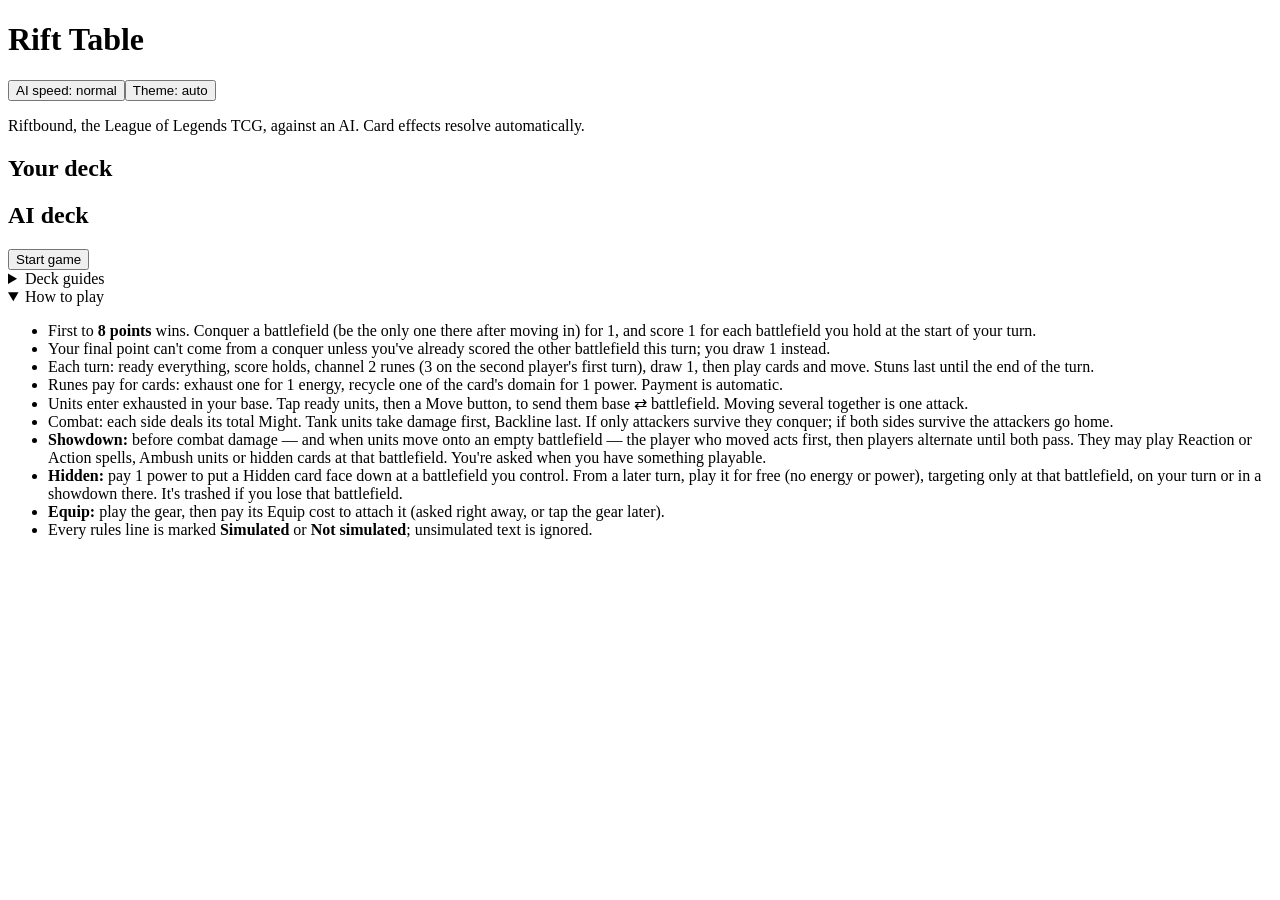
<file: src/template.html>
<!doctype html>
<html lang="en">
<head>
<meta charset="utf-8">
<meta name="viewport" content="width=device-width, initial-scale=1, viewport-fit=cover">
<meta name="color-scheme" content="light dark">
<title>Rift Table</title>
<link rel="preconnect" href="https://fonts.googleapis.com">
<link rel="preconnect" href="https://fonts.gstatic.com" crossorigin>
<link href="https://fonts.googleapis.com/css2?family=Barlow+Semi+Condensed:wght@400;500;600;700&family=Cinzel:wght@600;700;800;900&display=swap" rel="stylesheet">
<style>
/*STYLE*/
</style>
</head>
<body>
<main id="menu">
  <header><h1>Rift Table</h1><button class="btn small" id="speed">AI speed: normal</button><button class="btn small" id="theme">Theme: auto</button></header>
  <p class="sub">Riftbound, the League of Legends TCG, against an AI. Card effects resolve automatically.</p>
  <h2>Your deck</h2>
  <div class="decks" id="decks-mine"></div>
  <h2>AI deck</h2>
  <div class="decks" id="decks-ai"></div>
  <p class="matchup" id="matchup"></p>
  <button class="btn primary" id="start">Start game</button>
  <details class="rules">
    <summary>Deck guides</summary>
    <p style="font-size:13px;color:var(--muted)">How pros play each deck: a turn-by-turn decision tree, mulligan, combat rules and matchups, researched from tournament reports, deck techs and guides. The AI follows the same plan.</p>
    <div id="guides"></div>
  </details>
  <details class="rules" open>
    <summary>How to play</summary>
    <ul>
      <li>First to <b>8 points</b> wins. Conquer a battlefield (be the only one there after moving in) for 1, and score 1 for each battlefield you hold at the start of your turn.</li>
      <li>Your final point can't come from a conquer unless you've already scored the other battlefield this turn; you draw 1 instead.</li>
      <li>Each turn: ready everything, score holds, channel 2 runes (3 on the second player's first turn), draw 1, then play cards and move. Stuns last until the end of the turn.</li>
      <li>Runes pay for cards: exhaust one for 1 energy, recycle one of the card's domain for 1 power. Payment is automatic.</li>
      <li>Units enter exhausted in your base. Tap ready units, then a Move button, to send them base ⇄ battlefield. Moving several together is one attack.</li>
      <li>Combat: each side deals its total Might. Tank units take damage first, Backline last. If only attackers survive they conquer; if both sides survive the attackers go home.</li>
      <li><b>Showdown:</b> before combat damage — and when units move onto an empty battlefield — the player who moved acts first, then players alternate until both pass. They may play Reaction or Action spells, Ambush units or hidden cards at that battlefield. You're asked when you have something playable.</li>
      <li><b>Hidden:</b> pay 1 power to put a Hidden card face down at a battlefield you control. From a later turn, play it for free (no energy or power), targeting only at that battlefield, on your turn or in a showdown there. It's trashed if you lose that battlefield.</li>
      <li><b>Equip:</b> play the gear, then pay its Equip cost to attach it (asked right away, or tap the gear later).</li>
      <li>Every rules line is marked <b>Simulated</b> or <b>Not simulated</b>; unsimulated text is ignored.</li>
    </ul>
  </details>
</main>
<main id="builder" class="hidden"></main>
<div id="game" class="hidden">
  <div class="board" id="board"></div>
  <div class="hand" id="hand"></div>
  <div class="actions" id="actions"></div>
</div>
<div id="scrim" class="hidden"></div>
<div id="sheet" class="hidden" role="dialog" aria-modal="true"></div>
<div id="end" class="hidden"></div>
<div id="toast" role="status" aria-live="polite"></div>
<script type="application/json" id="rt-cards">/*CARDS*/</script>
<script type="application/json" id="rt-guides">/*GUIDES*/</script>
<script type="application/json" id="rt-img">/*IMAGES*/</script>
<script id="rt-engine">
/*ENGINE*/
</script>
<script id="rt-coach">
/*COACH*/
</script>
<script id="rt-ui">
/*UI*/
</script>
</body>
</html>
</file>
<file: docs/site.css>
:root {
  --bg: #032c3f; --panel: #0a3a52; --panel2: #10475f; --ink: #f4f1ea; --muted: #9db6c3; --line: #22566f;
  --accent: #ef7d00; --cta-ink: #1e3043; --gold: #c8aa6e; --me: #39c6dc; --ai: #f0566f; --good: #4cc27a; --bad: #f06a6a;
  --head: #111111;
}
@media (prefers-color-scheme: light) {
  :root {
    --bg: #efe9dc; --panel: #fbf8f1; --panel2: #e7dfcf; --ink: #1e3043; --muted: #5d6b78; --line: #d3c7ae;
    --gold: #b08d4a; --me: #0f8a9c; --ai: #c8324f; --good: #2f8f4e; --bad: #c0392b; --head: #13212e;
  }
}
* { box-sizing: border-box; }
html, body { margin: 0; background: var(--bg); color: var(--ink); }
body { font-family: 'Barlow Semi Condensed', system-ui, sans-serif; font-size: 17px; line-height: 1.5; }
a { color: var(--accent); }
h1, h2, h3 { font-family: 'Cinzel', Georgia, serif; font-weight: 800; letter-spacing: .02em; text-transform: uppercase; line-height: 1.2; }
h1 { font-size: clamp(30px, 6vw, 52px); margin: 0 0 12px; }
h2 { font-size: 24px; margin: 48px 0 12px; padding-bottom: 6px; border-bottom: 1px solid var(--gold); }
h3 { font-size: 17px; margin: 24px 0 8px; }
.top { background: var(--head); color: #f9f9f9; border-bottom: 2px solid var(--gold); }
.top .in { max-width: 1040px; margin: 0 auto; padding: 12px 16px; display: flex; align-items: center; gap: 18px; flex-wrap: wrap; }
.top .brand { font-family: 'Cinzel', serif; font-weight: 900; font-size: 20px; text-decoration: none; color: #f9f9f9; }
.top .brand span { color: var(--accent); }
.top nav { display: flex; gap: 16px; flex-wrap: wrap; }
.top nav a { color: #f9f9f9; text-decoration: none; text-transform: uppercase; font-weight: 600; letter-spacing: .06em; font-size: 14px; }
.top nav a:hover { color: var(--accent); }
main { max-width: 1040px; margin: 0 auto; padding: 0 16px 60px; }
.hero { padding: 48px 0 16px; display: grid; grid-template-columns: 1.2fr 1fr; gap: 32px; align-items: center; }
.hero p.lead { font-size: 20px; color: var(--muted); margin: 0 0 22px; }
.btns { display: flex; gap: 12px; flex-wrap: wrap; }
.btn { display: inline-block; padding: 12px 22px; text-transform: uppercase; letter-spacing: .06em; font-weight: 700; text-decoration: none; border-radius: 3px; border: 1px solid var(--line); color: var(--ink); background: var(--panel2); }
.btn.primary { background: var(--accent); color: var(--cta-ink); border-color: var(--accent); outline: 1px solid var(--accent); outline-offset: 3px; }
.phone { width: 100%; max-width: 300px; justify-self: center; border-radius: 26px; border: 8px solid #0b0b0b; box-shadow: 0 20px 50px rgba(0,0,0,.45); display: block; }
.stats { display: grid; grid-template-columns: repeat(4, 1fr); gap: 12px; margin: 28px 0; }
.stat { background: var(--panel); border: 1px solid var(--line); border-radius: 4px; padding: 14px; }
.stat b { display: block; font-family: 'Cinzel', serif; font-size: 28px; color: var(--accent); }
.stat span { color: var(--muted); font-size: 14px; }
.gallery { display: grid; grid-template-columns: repeat(5, 1fr); gap: 14px; margin: 16px 0; }
.gallery figure { margin: 0; }
.gallery img { width: 100%; border-radius: 14px; border: 5px solid #0b0b0b; display: block; }
.gallery figcaption { font-size: 14px; color: var(--muted); margin-top: 6px; }
.cards { display: grid; grid-template-columns: repeat(2, 1fr); gap: 12px; }
.card { background: var(--panel); border: 1px solid var(--line); border-radius: 4px; padding: 14px 16px; }
.card h3 { margin-top: 0; }
.card p { margin: 0; color: var(--muted); }
table { width: 100%; border-collapse: collapse; margin: 12px 0; font-size: 15.5px; }
th, td { text-align: left; vertical-align: top; padding: 8px 10px; border-bottom: 1px solid var(--line); }
th { font-weight: 700; color: var(--gold); text-transform: uppercase; letter-spacing: .04em; font-size: 13px; }
.tablewrap { overflow-x: auto; }
.note { background: var(--panel); border-left: 3px solid var(--accent); padding: 10px 14px; border-radius: 3px; margin: 14px 0; }
.chart { background: var(--panel); border: 1px solid var(--line); border-radius: 4px; padding: 10px; margin: 14px 0; }
.chart svg { width: 100%; height: auto; display: block; }
.chart .cap { font-size: 13px; color: var(--muted); padding: 4px 6px 0; }
.formula { font-family: 'Cambria Math', 'STIX Two Math', Georgia, serif; font-size: 18px; background: var(--panel); padding: 10px 14px; border-radius: 4px; overflow-x: auto; white-space: nowrap; }
.decks { display: grid; grid-template-columns: repeat(3, 1fr); gap: 10px; }
.deck { background: var(--panel); border: 1px solid var(--line); border-radius: 4px; padding: 10px 12px; }
.deck.hold { border-color: var(--accent); }
.deck b { font-family: 'Cinzel', serif; }
.deck .meta { font-size: 13px; color: var(--muted); }
.deck p { margin: 6px 0 0; font-size: 14.5px; }
.tl { list-style: none; padding: 0; margin: 12px 0; border-left: 2px solid var(--gold); }
.tl li { padding: 6px 0 12px 18px; position: relative; }
.tl li::before { content: ''; position: absolute; left: -7px; top: 12px; width: 12px; height: 12px; transform: rotate(45deg); background: var(--bg); border: 2px solid var(--gold); }
.tl li.gate::before { background: var(--accent); border-color: var(--accent); }
.tl small { color: var(--muted); }
code { background: var(--panel2); padding: 1px 5px; border-radius: 3px; font-size: 14px; }
pre { background: var(--panel); border: 1px solid var(--line); padding: 12px; border-radius: 4px; overflow-x: auto; font-size: 14px; }
footer { border-top: 1px solid var(--line); color: var(--muted); font-size: 13px; padding: 20px 16px 40px; max-width: 1040px; margin: 0 auto; }
@media (max-width: 820px) {
  .hero { grid-template-columns: 1fr; padding-top: 28px; }
  .stats { grid-template-columns: repeat(2, 1fr); }
  .gallery { grid-template-columns: repeat(2, 1fr); }
  .cards, .decks { grid-template-columns: 1fr; }
}

/* ---------- thesis report ---------- */
.thesis { max-width: 820px; margin: 0 auto; }
.thesis p, .thesis li { text-align: justify; hyphens: auto; }
.titlepage { padding: 40px 0 8px; border-bottom: 1px solid var(--gold); margin-bottom: 16px; }
.titlepage h1 { font-size: clamp(26px, 4.6vw, 40px); }
.titlepage .kicker { text-transform: uppercase; letter-spacing: .1em; color: var(--gold); font-size: 13px; margin: 0 0 8px; }
.titlepage .subtitle { font-size: 19px; color: var(--muted); margin: 0 0 10px; }
.titlepage .author { font-size: 15px; margin: 0 0 14px; }
.toc { background: var(--panel); border: 1px solid var(--line); border-radius: 4px; padding: 12px 18px; margin: 18px 0; }
.toc ul { margin: 6px 0 0; padding-left: 0; list-style: none; columns: 2; }
.toc li { margin: 2px 0; }
.toc a { color: var(--ink); text-decoration: none; }
.toc a:hover { color: var(--accent); }
.thesis h2 { font-size: 22px; scroll-margin-top: 12px; }
.thesis h3 { font-size: 15.5px; color: var(--gold); }
.abstract { font-size: 16.5px; }
.keywords { font-size: 14.5px; color: var(--muted); }
.cite { white-space: nowrap; font-size: .92em; }
.cite a { color: var(--accent); text-decoration: none; }
caption { caption-side: top; text-align: left; font-weight: 700; padding: 0 0 6px; font-size: 14.5px; color: var(--ink); }
.refs { font-size: 14.5px; padding-left: 26px; }
.refs li { margin: 5px 0; text-align: left; }
.refs li:target { background: var(--panel2); }
@media (max-width: 820px) { .toc ul { columns: 1; } .thesis p, .thesis li { text-align: left; } }
@media print {
  :root { --bg: #fff; --panel: #fff; --panel2: #f3f3f3; --ink: #111; --muted: #444; --line: #ccc; --gold: #8a6d3b; --accent: #b35c00; }
  .top, footer, .btns { display: none; }
  body { font-size: 11pt; }
  h2 { page-break-after: avoid; }
  .chart, table { page-break-inside: avoid; }
}
</file>
